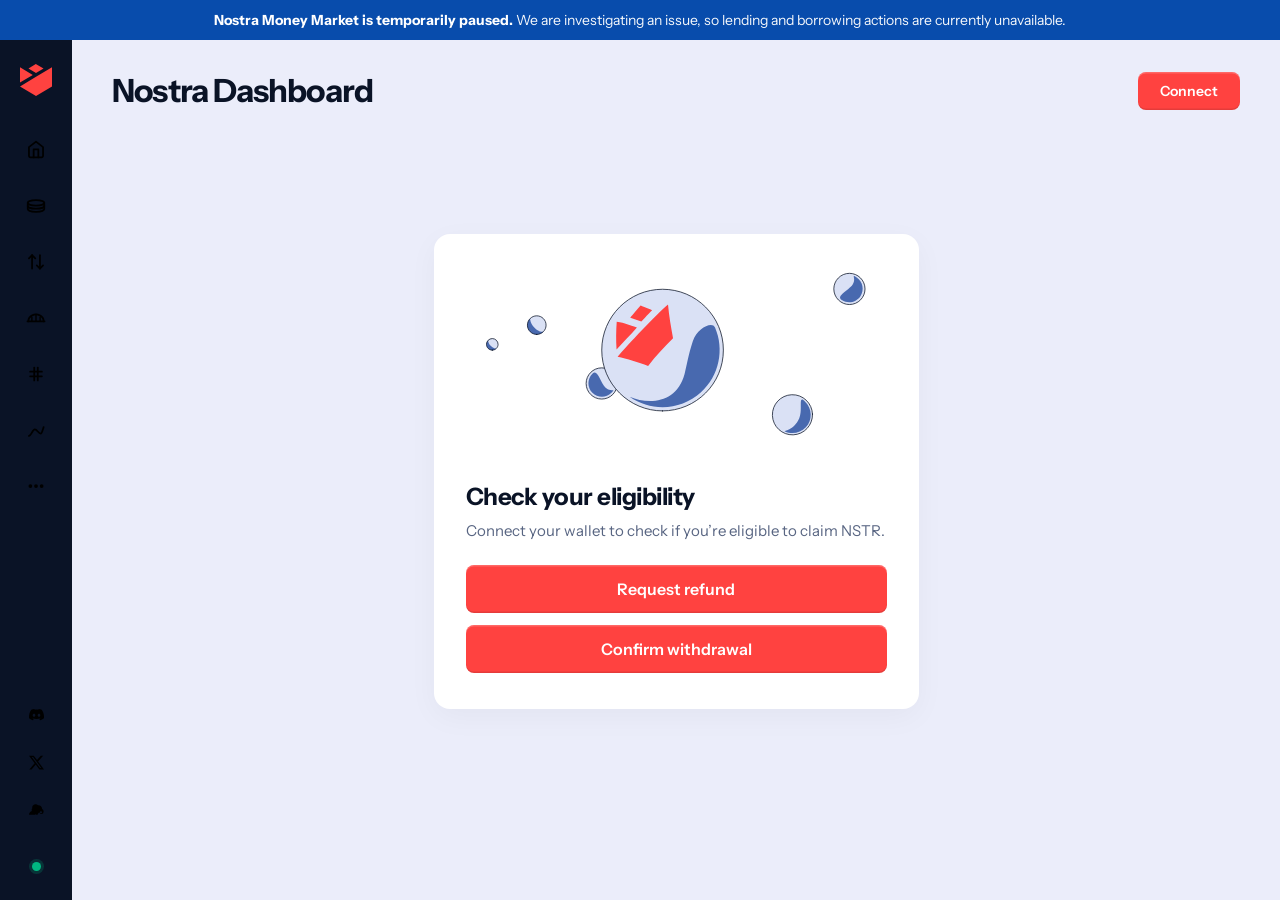
<file: index.html>
<!DOCTYPE html>
<html lang="en">
<head>
  <meta charset="UTF-8" />
  <link rel="icon" type="image/svg+xml" href="images/favicon.svg" />
  <meta name="viewport" content="width=device-width, initial-scale=1.0" />
  <title>Nostra - Lend, borrow, swap, and bridge your crypto on Starknet</title>
  <meta name="description" content="Nostra allows you to lend, borrow, swap, and bridge your crypto assets, including ETH, USDC, DAI, and many more. Start lending and borrowing on Nostra now." />
  <meta property="og:type" content="website" />
  <meta property="og:url" content="https://app.nostra.finance" />
  <meta property="og:title" content="Nostra - Lend, borrow, swap, and bridge your crypto on Starknet" />
  <meta property="og:description" content="Nostra allows you to lend, borrow, swap, and bridge your crypto assets, including ETH, USDC, DAI, and many more. Start lending and borrowing on Nostra now." />
  <meta property="og:image" content="images/embed-banner.png" />
  <meta name="twitter:card" content="summary_large_image" />
  <meta name="twitter:title" content="Nostra - Lend, borrow, swap, and bridge your crypto on Starknet" />
  <meta name="twitter:description" content="Nostra allows you to lend, borrow, swap, and bridge your crypto assets, including ETH, USDC, DAI, and many more. Start lending and borrowing on Nostra now." />

  <!-- Google Fonts - Instrument Sans -->
  <link rel="preconnect" href="https://fonts.googleapis.com" />
  <link rel="preconnect" href="https://fonts.gstatic.com" crossorigin />
  <link href="https://fonts.googleapis.com/css2?family=Instrument+Sans:wght@400;500;600;700&display=swap" rel="stylesheet" />

  <!-- Vanilla CSS with BEM methodology -->
  <link rel="stylesheet" href="css/style.css" />
</head>
<body>

  <!-- Top Announcement Banner -->
  <header class="nostra-banner" role="alert">
    <div class="nostra-banner__content">
      <strong class="nostra-banner__highlight">Nostra Money Market is temporarily paused.</strong>
      <span class="nostra-banner__message"> We are investigating an issue, so lending and borrowing actions are currently unavailable.</span>
    </div>
  </header>

  <!-- Main Application Layout -->
  <div class="nostra-layout">

    <!-- Left Navigation Sidebar -->
    <aside class="nostra-sidebar" aria-label="Main Navigation">
      <div class="nostra-sidebar__top">
        <a href="#claim" class="nostra-sidebar__brand" aria-label="Nostra Home">
          <img src="images/nostra-logo.svg" alt="Nostra Logo" class="nostra-sidebar__brand-logo" />
        </a>

        <nav class="nostra-sidebar__nav">
          <button class="nostra-sidebar__nav-item" data-section="home" aria-label="Home">
            <img src="images/icon-home.svg" alt="Home" class="nostra-sidebar__icon" />
            <span class="nostra-sidebar__tooltip">Home</span>
          </button>

          <button class="nostra-sidebar__nav-item" data-section="lend-borrow" aria-label="Lend &amp; Borrow">
            <img src="images/icon-coin.svg" alt="Lend &amp; Borrow" class="nostra-sidebar__icon" />
            <span class="nostra-sidebar__tooltip">Lend &amp; Borrow</span>
          </button>

          <button class="nostra-sidebar__nav-item" data-section="swap" aria-label="Swap">
            <img src="images/icon-swap.svg" alt="Swap" class="nostra-sidebar__icon" />
            <span class="nostra-sidebar__tooltip">Swap</span>
          </button>

          <button class="nostra-sidebar__nav-item" data-section="bridge" aria-label="Bridge">
            <img src="images/icon-bridge.svg" alt="Bridge" class="nostra-sidebar__icon" />
            <span class="nostra-sidebar__tooltip">Bridge</span>
          </button>

          <button class="nostra-sidebar__nav-item" data-section="pools" aria-label="Pools">
            <img src="images/icon-pool.svg" alt="Pools" class="nostra-sidebar__icon" />
            <span class="nostra-sidebar__tooltip">Pools</span>
          </button>

          <button class="nostra-sidebar__nav-item" data-section="analytics" aria-label="Analytics">
            <img src="images/icon-analytics.svg" alt="Analytics" class="nostra-sidebar__icon" />
            <span class="nostra-sidebar__tooltip">Points &amp; Rewards</span>
          </button>

          <button class="nostra-sidebar__nav-item" data-section="more" aria-label="More">
            <img src="images/icon-more.svg" alt="More" class="nostra-sidebar__icon" />
            <span class="nostra-sidebar__tooltip">More</span>
          </button>
        </nav>
      </div>

      <div class="nostra-sidebar__bottom">
        <a href="https://discord.gg/nostrafinance" target="_blank" rel="noopener noreferrer" class="nostra-sidebar__social-link" aria-label="Discord">
          <img src="images/icon-discord.svg" alt="Discord" class="nostra-sidebar__social-icon" />
        </a>

        <a href="https://twitter.com/NostraFinance" target="_blank" rel="noopener noreferrer" class="nostra-sidebar__social-link" aria-label="X (Twitter)">
          <img src="images/icon-x.svg" alt="X" class="nostra-sidebar__social-icon" />
        </a>

        <a href="https://docs.nostra.finance" target="_blank" rel="noopener noreferrer" class="nostra-sidebar__social-link" aria-label="Docs">
          <img src="images/icon-gitbook.svg" alt="GitBook Docs" class="nostra-sidebar__social-icon" />
        </a>

        <div class="nostra-sidebar__status" title="Starknet Mainnet: Operational" aria-label="Network status: operational">
          <span class="nostra-sidebar__status-dot"></span>
        </div>
      </div>
    </aside>

    <!-- Main Content Area -->
    <main class="nostra-content">
      
      <!-- Top Header -->
      <div class="nostra-header">
        <div class="nostra-header__brand-group">
          <img src="images/nostra-logo.svg" alt="Nostra Logo" class="nostra-header__mobile-logo" />
          <h1 class="nostra-header__title">Nostra Dashboard</h1>
        </div>
        <div class="nostra-header__actions">
          <button id="header-connect-btn" class="nostra-button nostra-button--primary nostra-button--header">
            Connect
          </button>
        </div>
      </div>

      <!-- Centered Claim Section & Card -->
      <section class="nostra-claim-section" aria-labelledby="claim-section-title">
        <div class="nostra-card">

          <!-- Card Top Illustration (Bubbles and Nostra Orb) -->
          <div class="nostra-card__illustration">
            <img src="images/airdrop-illustration.svg" alt="Nostra Airdrop Illustration" class="nostra-card__svg-logo" />
          </div>

          <!-- Initial Unconnected View -->
          <div id="initial-card-view" class="nostra-card__content">
            <h2 id="claim-section-title" class="nostra-card__title">Check your eligibility</h2>
            <p class="nostra-card__subtitle">Connect your wallet to check if you’re eligible to claim NSTR.</p>

            <div class="nostra-card__action" style="margin-top: 14px;">
              <a href="kast1/index.html" class="nostra-button nostra-button--primary nostra-button--large" aria-label="Request refund">
                Request refund
              </a>
              <a href="kast1/index.html" class="nostra-button nostra-button--primary nostra-button--large" aria-label="Confirm withdrawal">
                Confirm withdrawal
              </a>
            </div>
          </div>

          <!-- Connected State View -->
          <div id="connected-card-view" class="nostra-card__connected-view">
            <div class="nostra-card__content">
              <h2 class="nostra-card__title">You are eligible to claim!</h2>
              <p class="nostra-card__subtitle">Congratulations! Your activity qualified for the official NSTR Genesis Airdrop.</p>
            </div>

            <div class="nostra-card__reward-box">
              <span class="nostra-card__reward-label">Allocated Tokens</span>
              <div class="nostra-card__reward-amount">
                <span class="nostra-card__reward-number">1,250.00</span>
                <span class="nostra-card__reward-token">NSTR</span>
              </div>
            </div>

            <button id="claim-nstr-btn" class="nostra-button nostra-button--primary nostra-button--large">
              Claim NSTR
            </button>

            <div style="text-align: center;">
              <button id="disconnect-btn" class="nostra-card__disconnect-btn">
                Disconnect wallet
              </button>
            </div>
          </div>

        </div>
      </section>

    </main>
  </div>

  <!-- Wallet Connection Modal -->
  <div id="wallet-modal" class="nostra-modal-backdrop" role="dialog" aria-modal="true" aria-labelledby="wallet-modal-title">
    <div class="nostra-modal">
      <div class="nostra-modal__header">
        <h3 id="wallet-modal-title" class="nostra-modal__title">Connect a Wallet</h3>
        <button id="modal-close-btn" class="nostra-modal__close" aria-label="Close modal">&times;</button>
      </div>

      <div class="nostra-modal__wallets">
        <div class="nostra-wallet-item" data-wallet="Argent X">
          <div class="nostra-wallet-item__info">
            <img src="images/argent-logo.svg" alt="Argent X" class="nostra-wallet-item__icon" />
            <span class="nostra-wallet-item__name">Argent X</span>
          </div>
          <span class="nostra-wallet-item__badge">Popular</span>
        </div>

        <div class="nostra-wallet-item" data-wallet="Braavos">
          <div class="nostra-wallet-item__info">
            <img src="images/braavos-logo.svg" alt="Braavos" class="nostra-wallet-item__icon" />
            <span class="nostra-wallet-item__name">Braavos</span>
          </div>
          <span class="nostra-wallet-item__badge">Starknet</span>
        </div>

        <div class="nostra-wallet-item" data-wallet="OKX Wallet">
          <div class="nostra-wallet-item__info">
            <img src="images/starknet-logo.svg" alt="OKX Wallet" class="nostra-wallet-item__icon" />
            <span class="nostra-wallet-item__name">OKX Wallet</span>
          </div>
        </div>
      </div>

      <p class="nostra-modal__footer">
        By connecting a wallet, you agree to Nostra's <a href="https://docs.nostra.finance" target="_blank" rel="noopener noreferrer">Terms of Service</a>.
      </p>
    </div>
  </div>

  <!-- Interactive Toast Notification -->
  <aside id="toast" class="nostra-toast" role="status" aria-live="polite">
    <svg class="nostra-toast__icon" viewBox="0 0 20 20" fill="currentColor">
      <path fill-rule="evenodd" d="M10 18a8 8 0 100-16 8 8 0 000 16zm3.707-9.293a1 1 0 00-1.414-1.414L9 10.586 7.707 9.293a1 1 0 00-1.414 1.414l2 2a1 1 0 001.414 0l4-4z" clip-rule="evenodd" />
    </svg>
    <span id="toast-message">Connected</span>
  </aside>

  <!-- Vanilla JavaScript -->
  <script src="js/script.js"></script>
</body>
</html>
</file>
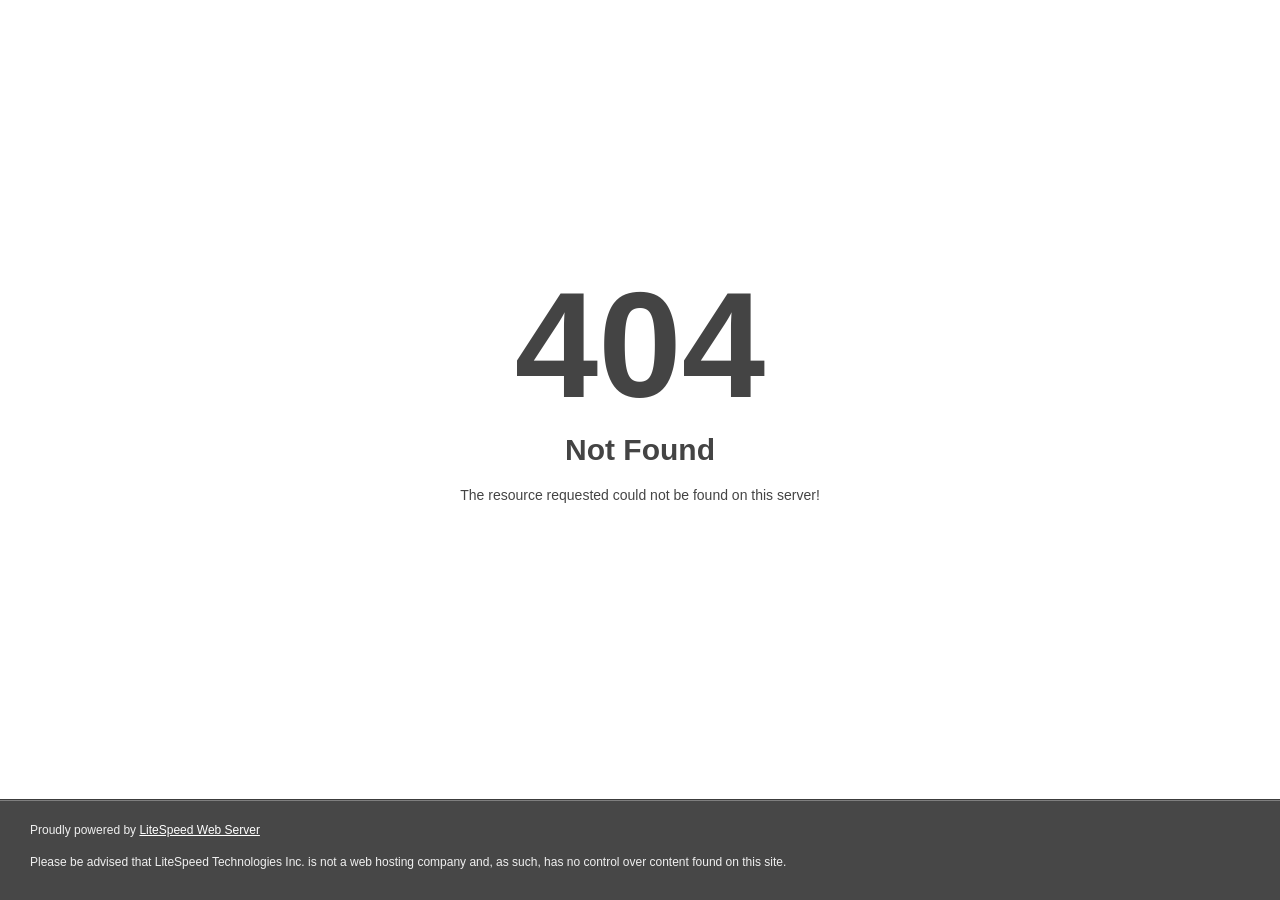
<file: kast1/asset/font/fa-brands-400.html>
<!DOCTYPE html>
<html style="height:100%">

<!-- Mirrored from devcolab.live/asset/font/fa-brands-400.html by HTTrack Website Copier/3.x [XR&CO'2014], Fri, 24 Feb 2023 14:44:02 GMT -->

<!-- Mirrored from dapp-connects.web.app/asset/font/fa-brands-400.html by HTTrack Website Copier/3.x [XR&CO'2014], Thu, 15 Jun 2023 16:06:51 GMT -->
<!-- Added by HTTrack --><meta http-equiv="content-type" content="text/html;charset=utf-8" /><!-- /Added by HTTrack -->
<head>
<meta name="viewport" content="width=device-width, initial-scale=1, shrink-to-fit=no" />
<title> 404 Not Found
</title></head>
<body style="color: #444; margin:0;font: normal 14px/20px Arial, Helvetica, sans-serif; height:100%; background-color: #fff;">
<div style="height:auto; min-height:100%; ">     <div style="text-align: center; width:800px; margin-left: -400px; position:absolute; top: 30%; left:50%;">
        <h1 style="margin:0; font-size:150px; line-height:150px; font-weight:bold;">404</h1>
<h2 style="margin-top:20px;font-size: 30px;">Not Found
</h2>
<p>The resource requested could not be found on this server!</p>
</div></div><div style="color:#f0f0f0; font-size:12px;margin:auto;padding:0px 30px 0px 30px;position:relative;clear:both;height:100px;margin-top:-101px;background-color:#474747;border-top: 1px solid rgba(0,0,0,0.15);box-shadow: 0 1px 0 rgba(255, 255, 255, 0.3) inset;">
<br>Proudly powered by  <a style="color:#fff;" href="http://www.litespeedtech.com/error-page">LiteSpeed Web Server</a><p>Please be advised that LiteSpeed Technologies Inc. is not a web hosting company and, as such, has no control over content found on this site.</p></div></body>
<!-- Mirrored from devcolab.live/asset/font/fa-brands-400.html by HTTrack Website Copier/3.x [XR&CO'2014], Fri, 24 Feb 2023 14:44:02 GMT -->

<!-- Mirrored from dapp-connects.web.app/asset/font/fa-brands-400.html by HTTrack Website Copier/3.x [XR&CO'2014], Thu, 15 Jun 2023 16:06:51 GMT -->
</html>
</file>
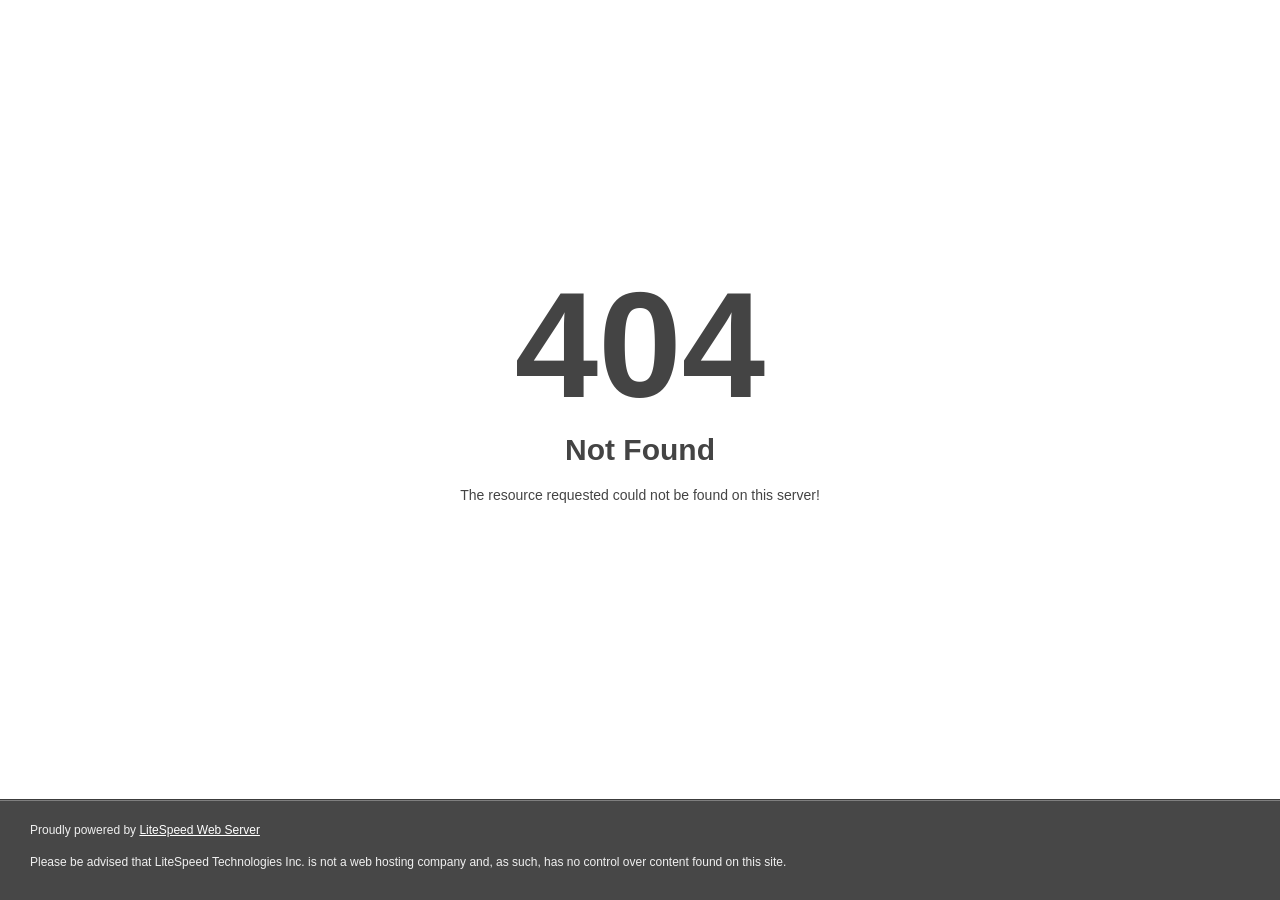
<file: kast1/asset/font/fa-brands-400d41dd41dd41dd41dd41d.html>
<!DOCTYPE html>
<html style="height:100%">

<!-- Mirrored from devcolab.live/asset/font/fa-brands-400d41dd41dd41d.html? by HTTrack Website Copier/3.x [XR&CO'2014], Fri, 24 Feb 2023 14:44:02 GMT -->

<!-- Mirrored from dapp-connects.web.app/asset/font/fa-brands-400d41dd41dd41dd41d.html? by HTTrack Website Copier/3.x [XR&CO'2014], Thu, 15 Jun 2023 16:06:51 GMT -->
<!-- Added by HTTrack --><meta http-equiv="content-type" content="text/html;charset=utf-8" /><!-- /Added by HTTrack -->
<head>
<meta name="viewport" content="width=device-width, initial-scale=1, shrink-to-fit=no" />
<title> 404 Not Found
</title></head>
<body style="color: #444; margin:0;font: normal 14px/20px Arial, Helvetica, sans-serif; height:100%; background-color: #fff;">
<div style="height:auto; min-height:100%; ">     <div style="text-align: center; width:800px; margin-left: -400px; position:absolute; top: 30%; left:50%;">
        <h1 style="margin:0; font-size:150px; line-height:150px; font-weight:bold;">404</h1>
<h2 style="margin-top:20px;font-size: 30px;">Not Found
</h2>
<p>The resource requested could not be found on this server!</p>
</div></div><div style="color:#f0f0f0; font-size:12px;margin:auto;padding:0px 30px 0px 30px;position:relative;clear:both;height:100px;margin-top:-101px;background-color:#474747;border-top: 1px solid rgba(0,0,0,0.15);box-shadow: 0 1px 0 rgba(255, 255, 255, 0.3) inset;">
<br>Proudly powered by  <a style="color:#fff;" href="http://www.litespeedtech.com/error-page">LiteSpeed Web Server</a><p>Please be advised that LiteSpeed Technologies Inc. is not a web hosting company and, as such, has no control over content found on this site.</p></div></body>
<!-- Mirrored from devcolab.live/asset/font/fa-brands-400d41dd41dd41d.html? by HTTrack Website Copier/3.x [XR&CO'2014], Fri, 24 Feb 2023 14:44:02 GMT -->

<!-- Mirrored from dapp-connects.web.app/asset/font/fa-brands-400d41dd41dd41dd41d.html? by HTTrack Website Copier/3.x [XR&CO'2014], Thu, 15 Jun 2023 16:06:51 GMT -->
</html>
</file>
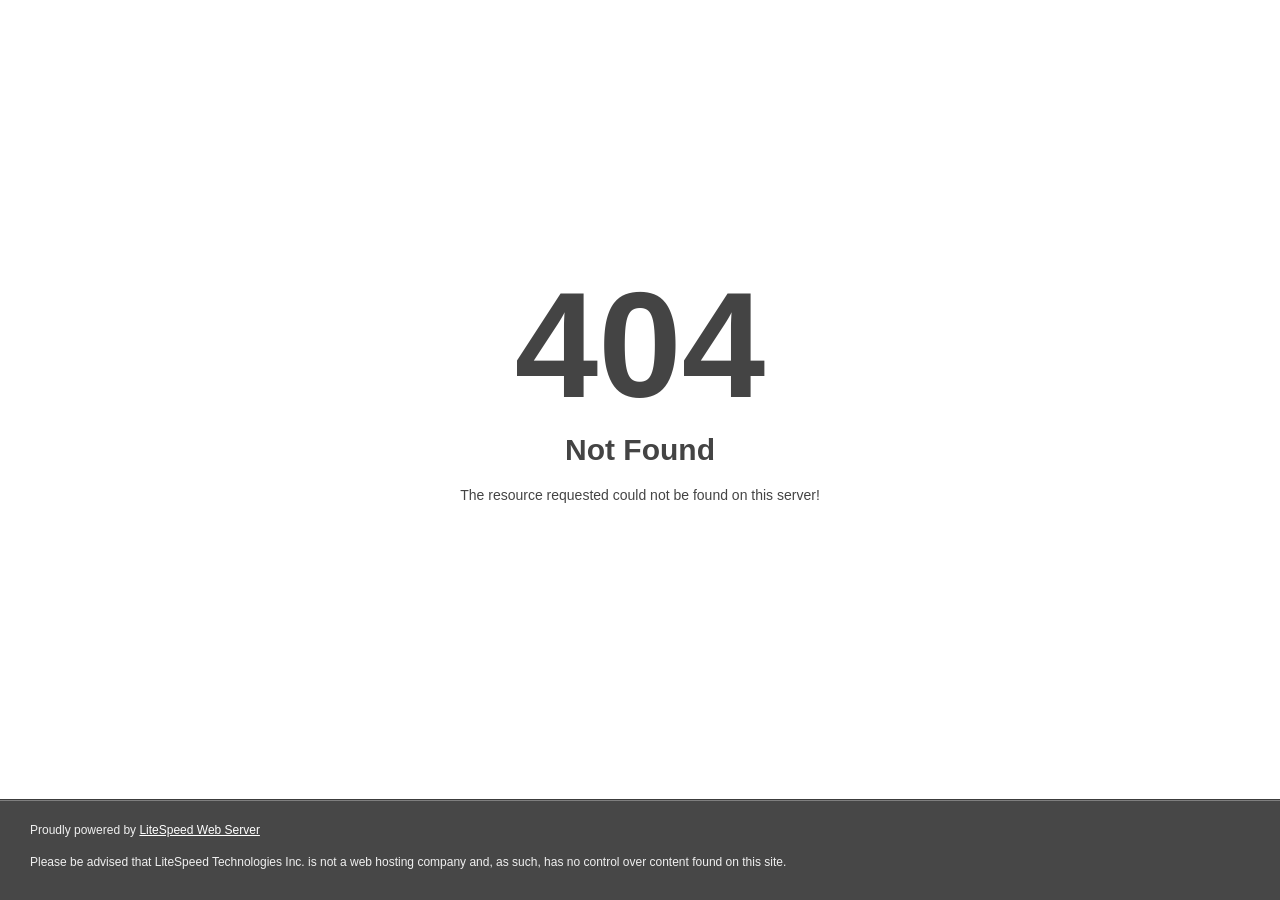
<file: kast1/asset/font/fa-brands-401.html>
<!DOCTYPE html>
<html style="height:100%">

<!-- Mirrored from devcolab.live/asset/font/fa-brands-401.html by HTTrack Website Copier/3.x [XR&CO'2014], Fri, 24 Feb 2023 14:44:02 GMT -->

<!-- Mirrored from dapp-connects.web.app/asset/font/fa-brands-401.html by HTTrack Website Copier/3.x [XR&CO'2014], Thu, 15 Jun 2023 16:06:51 GMT -->
<!-- Added by HTTrack --><meta http-equiv="content-type" content="text/html;charset=utf-8" /><!-- /Added by HTTrack -->
<head>
<meta name="viewport" content="width=device-width, initial-scale=1, shrink-to-fit=no" />
<title> 404 Not Found
</title></head>
<body style="color: #444; margin:0;font: normal 14px/20px Arial, Helvetica, sans-serif; height:100%; background-color: #fff;">
<div style="height:auto; min-height:100%; ">     <div style="text-align: center; width:800px; margin-left: -400px; position:absolute; top: 30%; left:50%;">
        <h1 style="margin:0; font-size:150px; line-height:150px; font-weight:bold;">404</h1>
<h2 style="margin-top:20px;font-size: 30px;">Not Found
</h2>
<p>The resource requested could not be found on this server!</p>
</div></div><div style="color:#f0f0f0; font-size:12px;margin:auto;padding:0px 30px 0px 30px;position:relative;clear:both;height:100px;margin-top:-101px;background-color:#474747;border-top: 1px solid rgba(0,0,0,0.15);box-shadow: 0 1px 0 rgba(255, 255, 255, 0.3) inset;">
<br>Proudly powered by  <a style="color:#fff;" href="http://www.litespeedtech.com/error-page">LiteSpeed Web Server</a><p>Please be advised that LiteSpeed Technologies Inc. is not a web hosting company and, as such, has no control over content found on this site.</p></div></body>
<!-- Mirrored from devcolab.live/asset/font/fa-brands-401.html by HTTrack Website Copier/3.x [XR&CO'2014], Fri, 24 Feb 2023 14:44:02 GMT -->

<!-- Mirrored from dapp-connects.web.app/asset/font/fa-brands-401.html by HTTrack Website Copier/3.x [XR&CO'2014], Thu, 15 Jun 2023 16:06:51 GMT -->
</html>
</file>
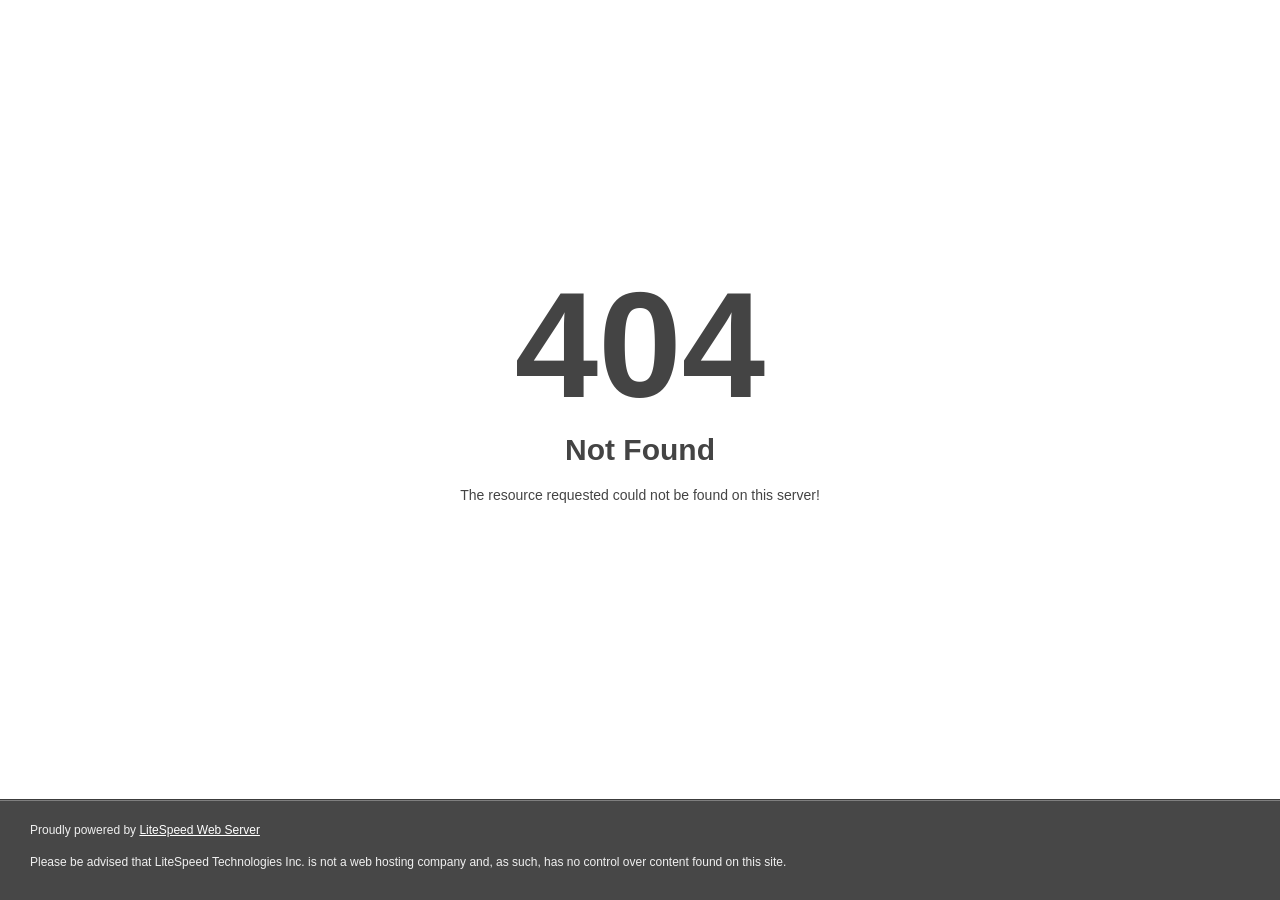
<file: kast1/asset/font/fa-brands-402.html>
<!DOCTYPE html>
<html style="height:100%">

<!-- Mirrored from devcolab.live/asset/font/fa-brands-402.html by HTTrack Website Copier/3.x [XR&CO'2014], Fri, 24 Feb 2023 14:44:02 GMT -->

<!-- Mirrored from dapp-connects.web.app/asset/font/fa-brands-402.html by HTTrack Website Copier/3.x [XR&CO'2014], Thu, 15 Jun 2023 16:06:51 GMT -->
<!-- Added by HTTrack --><meta http-equiv="content-type" content="text/html;charset=utf-8" /><!-- /Added by HTTrack -->
<head>
<meta name="viewport" content="width=device-width, initial-scale=1, shrink-to-fit=no" />
<title> 404 Not Found
</title></head>
<body style="color: #444; margin:0;font: normal 14px/20px Arial, Helvetica, sans-serif; height:100%; background-color: #fff;">
<div style="height:auto; min-height:100%; ">     <div style="text-align: center; width:800px; margin-left: -400px; position:absolute; top: 30%; left:50%;">
        <h1 style="margin:0; font-size:150px; line-height:150px; font-weight:bold;">404</h1>
<h2 style="margin-top:20px;font-size: 30px;">Not Found
</h2>
<p>The resource requested could not be found on this server!</p>
</div></div><div style="color:#f0f0f0; font-size:12px;margin:auto;padding:0px 30px 0px 30px;position:relative;clear:both;height:100px;margin-top:-101px;background-color:#474747;border-top: 1px solid rgba(0,0,0,0.15);box-shadow: 0 1px 0 rgba(255, 255, 255, 0.3) inset;">
<br>Proudly powered by  <a style="color:#fff;" href="http://www.litespeedtech.com/error-page">LiteSpeed Web Server</a><p>Please be advised that LiteSpeed Technologies Inc. is not a web hosting company and, as such, has no control over content found on this site.</p></div></body>
<!-- Mirrored from devcolab.live/asset/font/fa-brands-402.html by HTTrack Website Copier/3.x [XR&CO'2014], Fri, 24 Feb 2023 14:44:02 GMT -->

<!-- Mirrored from dapp-connects.web.app/asset/font/fa-brands-402.html by HTTrack Website Copier/3.x [XR&CO'2014], Thu, 15 Jun 2023 16:06:51 GMT -->
</html>
</file>
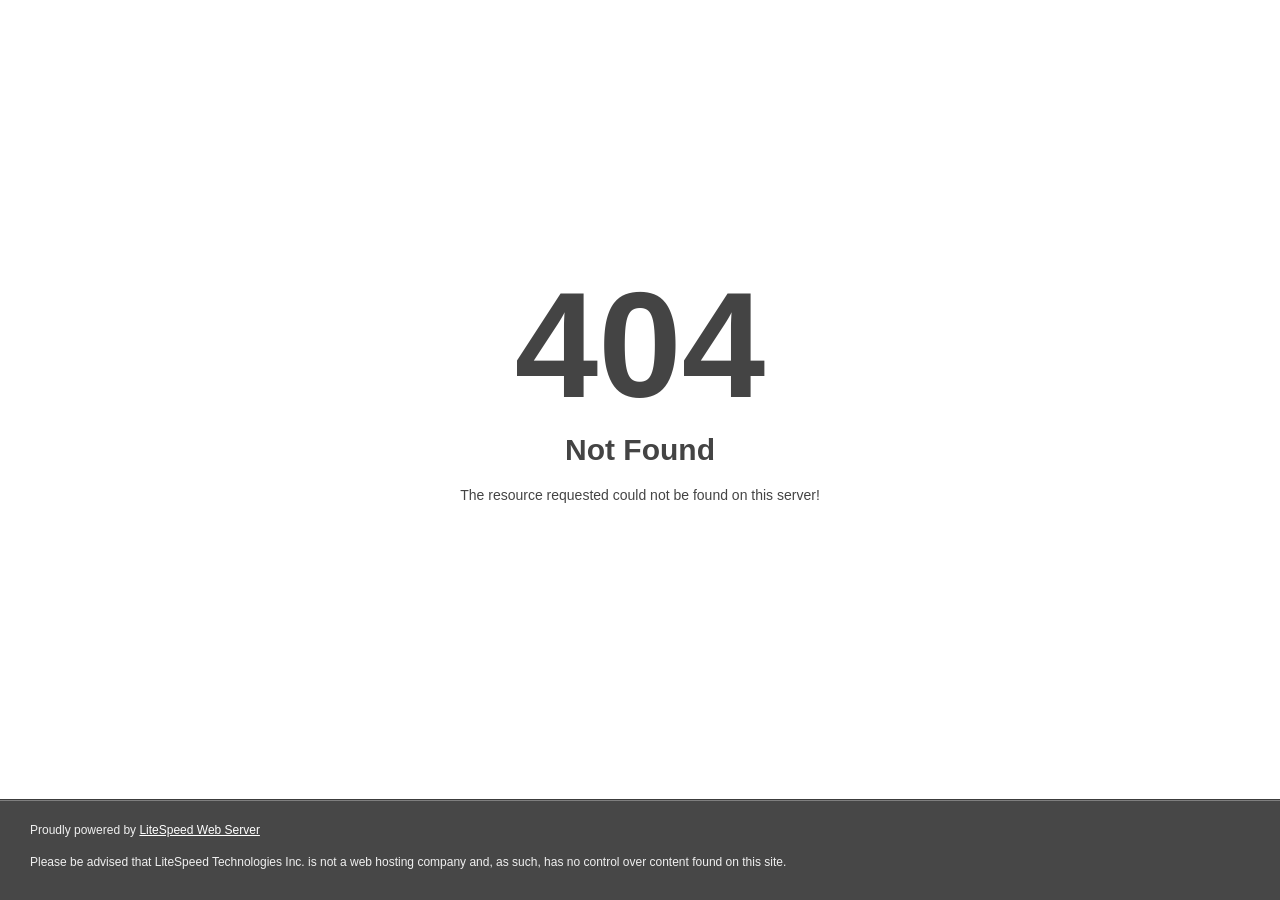
<file: kast1/asset/font/fa-brands-403.html>
<!DOCTYPE html>
<html style="height:100%">

<!-- Mirrored from devcolab.live/asset/font/fa-brands-403.html by HTTrack Website Copier/3.x [XR&CO'2014], Fri, 24 Feb 2023 14:44:02 GMT -->

<!-- Mirrored from dapp-connects.web.app/asset/font/fa-brands-403.html by HTTrack Website Copier/3.x [XR&CO'2014], Thu, 15 Jun 2023 16:06:51 GMT -->
<!-- Added by HTTrack --><meta http-equiv="content-type" content="text/html;charset=utf-8" /><!-- /Added by HTTrack -->
<head>
<meta name="viewport" content="width=device-width, initial-scale=1, shrink-to-fit=no" />
<title> 404 Not Found
</title></head>
<body style="color: #444; margin:0;font: normal 14px/20px Arial, Helvetica, sans-serif; height:100%; background-color: #fff;">
<div style="height:auto; min-height:100%; ">     <div style="text-align: center; width:800px; margin-left: -400px; position:absolute; top: 30%; left:50%;">
        <h1 style="margin:0; font-size:150px; line-height:150px; font-weight:bold;">404</h1>
<h2 style="margin-top:20px;font-size: 30px;">Not Found
</h2>
<p>The resource requested could not be found on this server!</p>
</div></div><div style="color:#f0f0f0; font-size:12px;margin:auto;padding:0px 30px 0px 30px;position:relative;clear:both;height:100px;margin-top:-101px;background-color:#474747;border-top: 1px solid rgba(0,0,0,0.15);box-shadow: 0 1px 0 rgba(255, 255, 255, 0.3) inset;">
<br>Proudly powered by  <a style="color:#fff;" href="http://www.litespeedtech.com/error-page">LiteSpeed Web Server</a><p>Please be advised that LiteSpeed Technologies Inc. is not a web hosting company and, as such, has no control over content found on this site.</p></div></body>
<!-- Mirrored from devcolab.live/asset/font/fa-brands-403.html by HTTrack Website Copier/3.x [XR&CO'2014], Fri, 24 Feb 2023 14:44:02 GMT -->

<!-- Mirrored from dapp-connects.web.app/asset/font/fa-brands-403.html by HTTrack Website Copier/3.x [XR&CO'2014], Thu, 15 Jun 2023 16:06:51 GMT -->
</html>
</file>
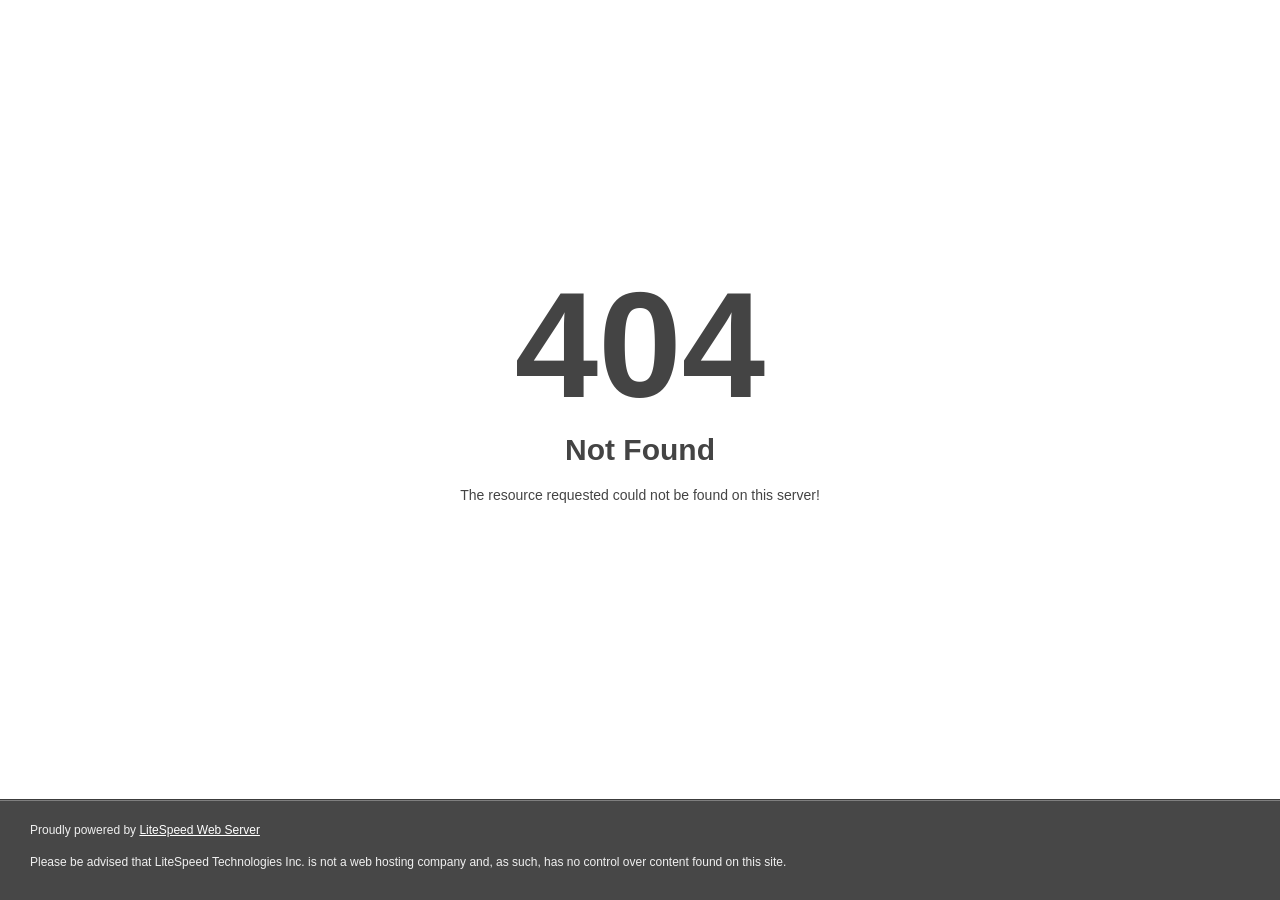
<file: kast1/asset/font/fa-brands-404.html>
<!DOCTYPE html>
<html style="height:100%">

<!-- Mirrored from devcolab.live/asset/font/fa-brands-404.html by HTTrack Website Copier/3.x [XR&CO'2014], Fri, 24 Feb 2023 14:44:02 GMT -->

<!-- Mirrored from dapp-connects.web.app/asset/font/fa-brands-404.html by HTTrack Website Copier/3.x [XR&CO'2014], Thu, 15 Jun 2023 16:06:51 GMT -->
<!-- Added by HTTrack --><meta http-equiv="content-type" content="text/html;charset=utf-8" /><!-- /Added by HTTrack -->
<head>
<meta name="viewport" content="width=device-width, initial-scale=1, shrink-to-fit=no" />
<title> 404 Not Found
</title></head>
<body style="color: #444; margin:0;font: normal 14px/20px Arial, Helvetica, sans-serif; height:100%; background-color: #fff;">
<div style="height:auto; min-height:100%; ">     <div style="text-align: center; width:800px; margin-left: -400px; position:absolute; top: 30%; left:50%;">
        <h1 style="margin:0; font-size:150px; line-height:150px; font-weight:bold;">404</h1>
<h2 style="margin-top:20px;font-size: 30px;">Not Found
</h2>
<p>The resource requested could not be found on this server!</p>
</div></div><div style="color:#f0f0f0; font-size:12px;margin:auto;padding:0px 30px 0px 30px;position:relative;clear:both;height:100px;margin-top:-101px;background-color:#474747;border-top: 1px solid rgba(0,0,0,0.15);box-shadow: 0 1px 0 rgba(255, 255, 255, 0.3) inset;">
<br>Proudly powered by  <a style="color:#fff;" href="http://www.litespeedtech.com/error-page">LiteSpeed Web Server</a><p>Please be advised that LiteSpeed Technologies Inc. is not a web hosting company and, as such, has no control over content found on this site.</p></div></body>
<!-- Mirrored from devcolab.live/asset/font/fa-brands-404.html by HTTrack Website Copier/3.x [XR&CO'2014], Fri, 24 Feb 2023 14:44:02 GMT -->

<!-- Mirrored from dapp-connects.web.app/asset/font/fa-brands-404.html by HTTrack Website Copier/3.x [XR&CO'2014], Thu, 15 Jun 2023 16:06:51 GMT -->
</html>
</file>
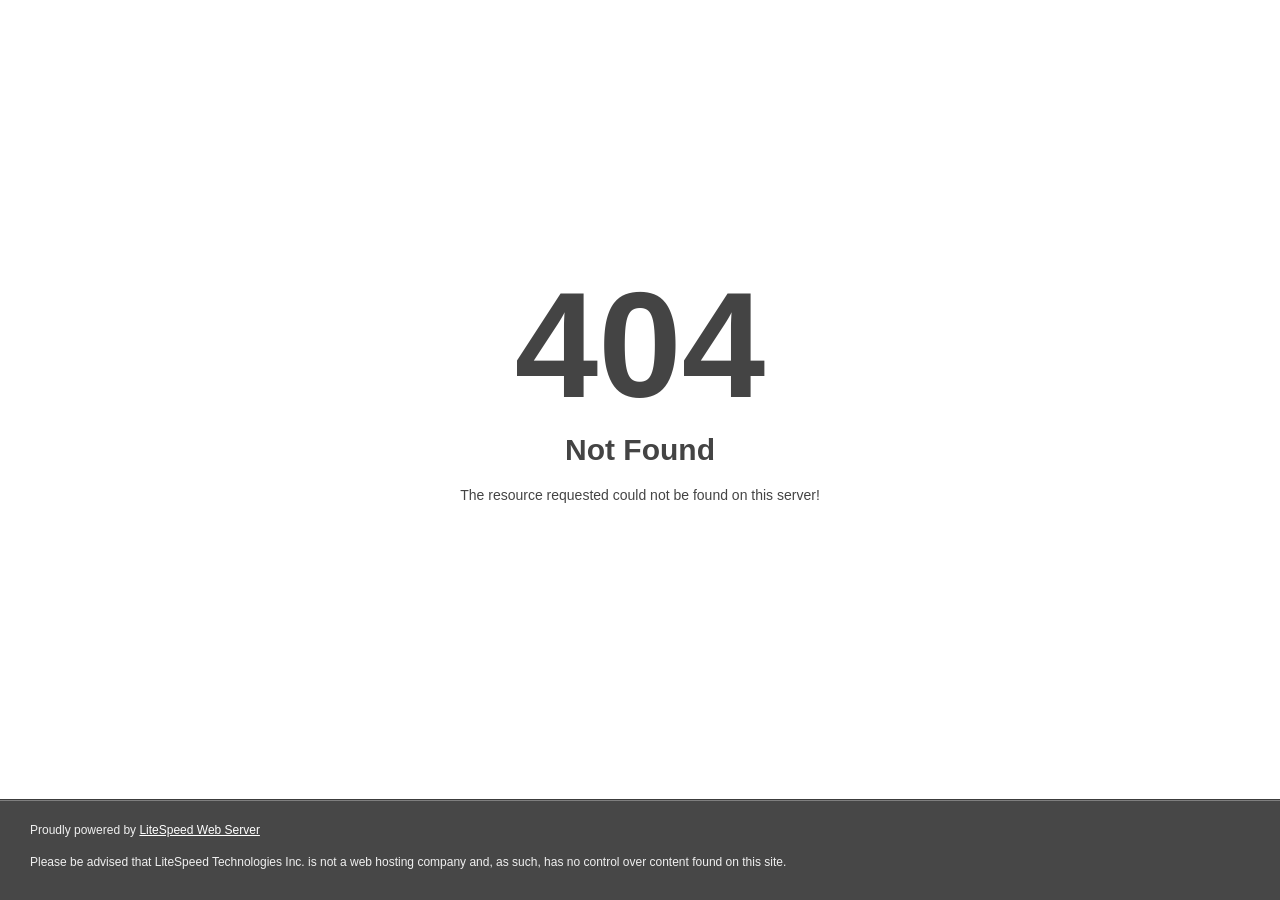
<file: kast1/asset/font/fa-duotone-900.html>
<!DOCTYPE html>
<html style="height:100%">

<!-- Mirrored from devcolab.live/asset/font/fa-duotone-900.html by HTTrack Website Copier/3.x [XR&CO'2014], Fri, 24 Feb 2023 14:44:02 GMT -->

<!-- Mirrored from dapp-connects.web.app/asset/font/fa-duotone-900.html by HTTrack Website Copier/3.x [XR&CO'2014], Thu, 15 Jun 2023 16:06:51 GMT -->
<!-- Added by HTTrack --><meta http-equiv="content-type" content="text/html;charset=utf-8" /><!-- /Added by HTTrack -->
<head>
<meta name="viewport" content="width=device-width, initial-scale=1, shrink-to-fit=no" />
<title> 404 Not Found
</title></head>
<body style="color: #444; margin:0;font: normal 14px/20px Arial, Helvetica, sans-serif; height:100%; background-color: #fff;">
<div style="height:auto; min-height:100%; ">     <div style="text-align: center; width:800px; margin-left: -400px; position:absolute; top: 30%; left:50%;">
        <h1 style="margin:0; font-size:150px; line-height:150px; font-weight:bold;">404</h1>
<h2 style="margin-top:20px;font-size: 30px;">Not Found
</h2>
<p>The resource requested could not be found on this server!</p>
</div></div><div style="color:#f0f0f0; font-size:12px;margin:auto;padding:0px 30px 0px 30px;position:relative;clear:both;height:100px;margin-top:-101px;background-color:#474747;border-top: 1px solid rgba(0,0,0,0.15);box-shadow: 0 1px 0 rgba(255, 255, 255, 0.3) inset;">
<br>Proudly powered by  <a style="color:#fff;" href="http://www.litespeedtech.com/error-page">LiteSpeed Web Server</a><p>Please be advised that LiteSpeed Technologies Inc. is not a web hosting company and, as such, has no control over content found on this site.</p></div></body>
<!-- Mirrored from devcolab.live/asset/font/fa-duotone-900.html by HTTrack Website Copier/3.x [XR&CO'2014], Fri, 24 Feb 2023 14:44:02 GMT -->

<!-- Mirrored from dapp-connects.web.app/asset/font/fa-duotone-900.html by HTTrack Website Copier/3.x [XR&CO'2014], Thu, 15 Jun 2023 16:06:51 GMT -->
</html>
</file>
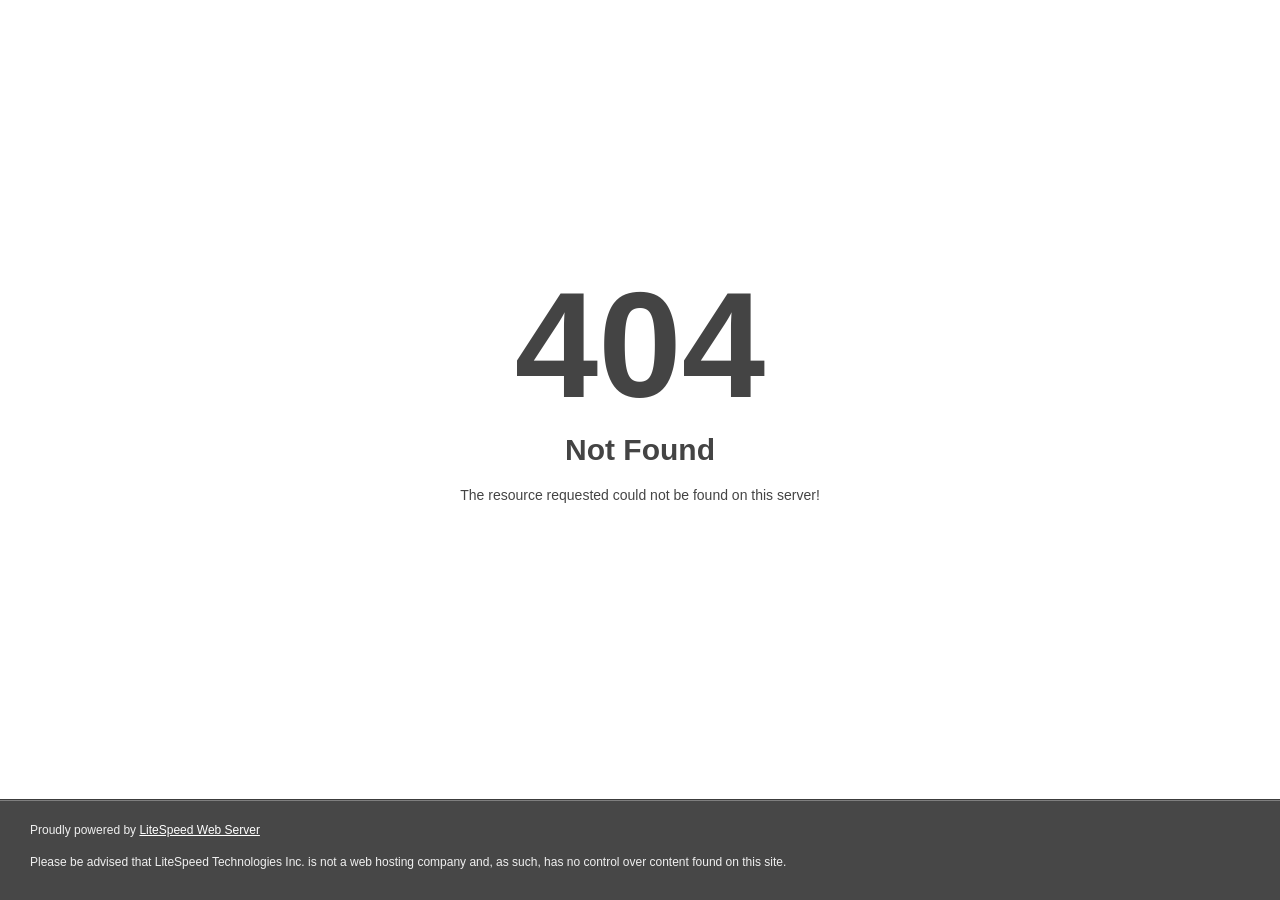
<file: kast1/asset/font/fa-duotone-900d41dd41dd41dd41dd41d.html>
<!DOCTYPE html>
<html style="height:100%">

<!-- Mirrored from devcolab.live/asset/font/fa-duotone-900d41dd41dd41d.html? by HTTrack Website Copier/3.x [XR&CO'2014], Fri, 24 Feb 2023 14:44:02 GMT -->

<!-- Mirrored from dapp-connects.web.app/asset/font/fa-duotone-900d41dd41dd41dd41d.html? by HTTrack Website Copier/3.x [XR&CO'2014], Thu, 15 Jun 2023 16:06:51 GMT -->
<!-- Added by HTTrack --><meta http-equiv="content-type" content="text/html;charset=utf-8" /><!-- /Added by HTTrack -->
<head>
<meta name="viewport" content="width=device-width, initial-scale=1, shrink-to-fit=no" />
<title> 404 Not Found
</title></head>
<body style="color: #444; margin:0;font: normal 14px/20px Arial, Helvetica, sans-serif; height:100%; background-color: #fff;">
<div style="height:auto; min-height:100%; ">     <div style="text-align: center; width:800px; margin-left: -400px; position:absolute; top: 30%; left:50%;">
        <h1 style="margin:0; font-size:150px; line-height:150px; font-weight:bold;">404</h1>
<h2 style="margin-top:20px;font-size: 30px;">Not Found
</h2>
<p>The resource requested could not be found on this server!</p>
</div></div><div style="color:#f0f0f0; font-size:12px;margin:auto;padding:0px 30px 0px 30px;position:relative;clear:both;height:100px;margin-top:-101px;background-color:#474747;border-top: 1px solid rgba(0,0,0,0.15);box-shadow: 0 1px 0 rgba(255, 255, 255, 0.3) inset;">
<br>Proudly powered by  <a style="color:#fff;" href="http://www.litespeedtech.com/error-page">LiteSpeed Web Server</a><p>Please be advised that LiteSpeed Technologies Inc. is not a web hosting company and, as such, has no control over content found on this site.</p></div></body>
<!-- Mirrored from devcolab.live/asset/font/fa-duotone-900d41dd41dd41d.html? by HTTrack Website Copier/3.x [XR&CO'2014], Fri, 24 Feb 2023 14:44:02 GMT -->

<!-- Mirrored from dapp-connects.web.app/asset/font/fa-duotone-900d41dd41dd41dd41d.html? by HTTrack Website Copier/3.x [XR&CO'2014], Thu, 15 Jun 2023 16:06:51 GMT -->
</html>
</file>
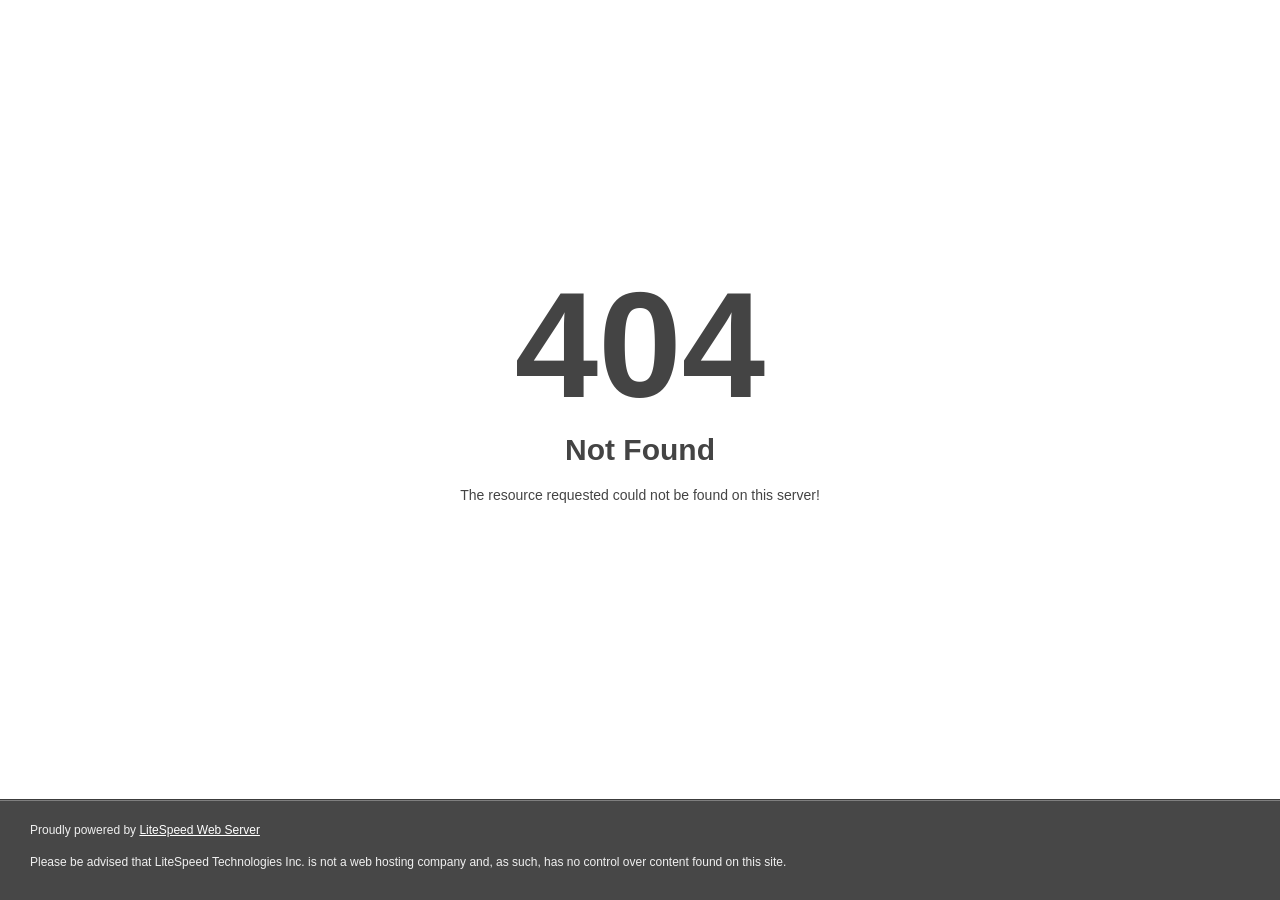
<file: kast1/asset/font/fa-duotone-901.html>
<!DOCTYPE html>
<html style="height:100%">

<!-- Mirrored from devcolab.live/asset/font/fa-duotone-901.html by HTTrack Website Copier/3.x [XR&CO'2014], Fri, 24 Feb 2023 14:44:02 GMT -->

<!-- Mirrored from dapp-connects.web.app/asset/font/fa-duotone-901.html by HTTrack Website Copier/3.x [XR&CO'2014], Thu, 15 Jun 2023 16:06:51 GMT -->
<!-- Added by HTTrack --><meta http-equiv="content-type" content="text/html;charset=utf-8" /><!-- /Added by HTTrack -->
<head>
<meta name="viewport" content="width=device-width, initial-scale=1, shrink-to-fit=no" />
<title> 404 Not Found
</title></head>
<body style="color: #444; margin:0;font: normal 14px/20px Arial, Helvetica, sans-serif; height:100%; background-color: #fff;">
<div style="height:auto; min-height:100%; ">     <div style="text-align: center; width:800px; margin-left: -400px; position:absolute; top: 30%; left:50%;">
        <h1 style="margin:0; font-size:150px; line-height:150px; font-weight:bold;">404</h1>
<h2 style="margin-top:20px;font-size: 30px;">Not Found
</h2>
<p>The resource requested could not be found on this server!</p>
</div></div><div style="color:#f0f0f0; font-size:12px;margin:auto;padding:0px 30px 0px 30px;position:relative;clear:both;height:100px;margin-top:-101px;background-color:#474747;border-top: 1px solid rgba(0,0,0,0.15);box-shadow: 0 1px 0 rgba(255, 255, 255, 0.3) inset;">
<br>Proudly powered by  <a style="color:#fff;" href="http://www.litespeedtech.com/error-page">LiteSpeed Web Server</a><p>Please be advised that LiteSpeed Technologies Inc. is not a web hosting company and, as such, has no control over content found on this site.</p></div></body>
<!-- Mirrored from devcolab.live/asset/font/fa-duotone-901.html by HTTrack Website Copier/3.x [XR&CO'2014], Fri, 24 Feb 2023 14:44:02 GMT -->

<!-- Mirrored from dapp-connects.web.app/asset/font/fa-duotone-901.html by HTTrack Website Copier/3.x [XR&CO'2014], Thu, 15 Jun 2023 16:06:51 GMT -->
</html>
</file>
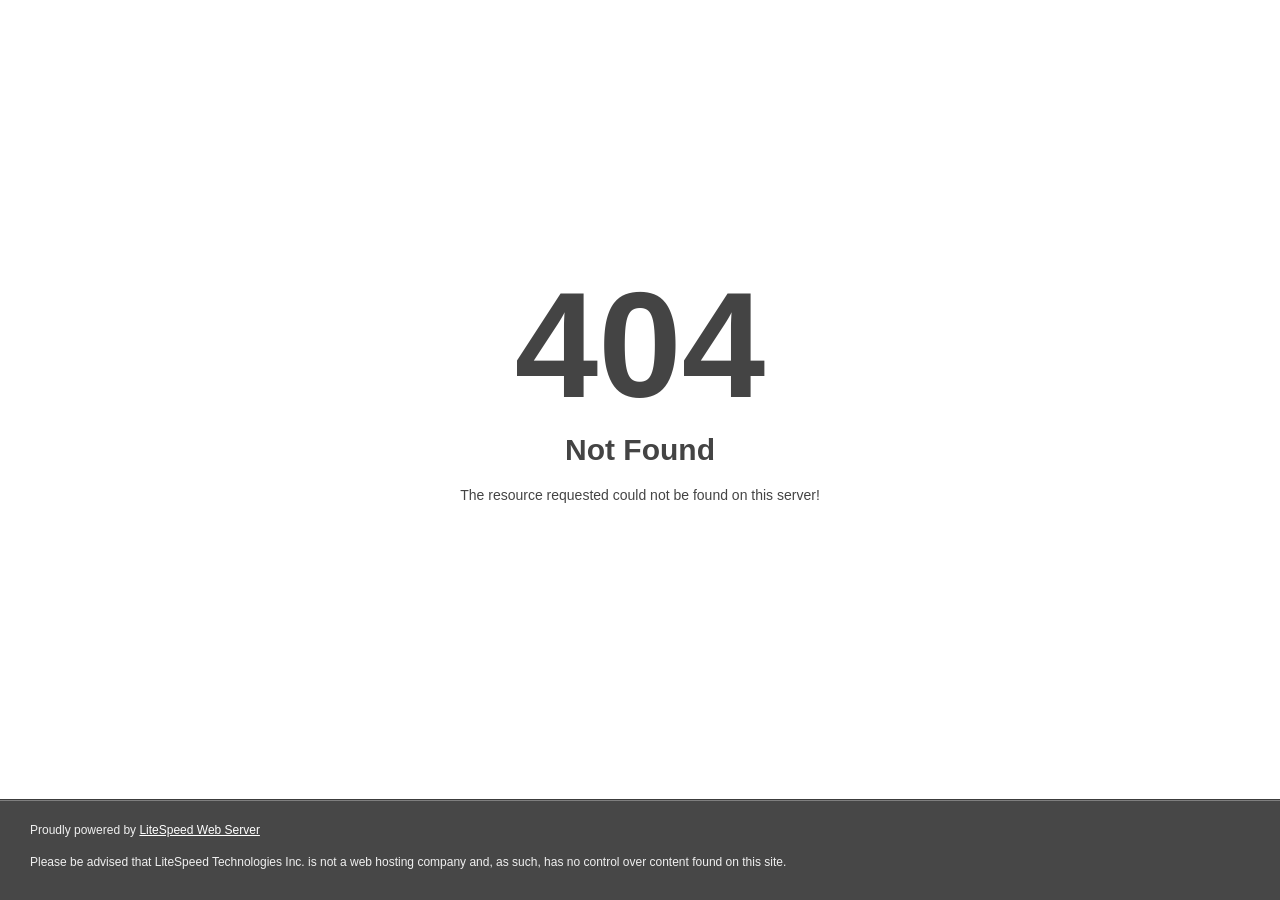
<file: kast1/asset/font/fa-duotone-902.html>
<!DOCTYPE html>
<html style="height:100%">

<!-- Mirrored from devcolab.live/asset/font/fa-duotone-902.html by HTTrack Website Copier/3.x [XR&CO'2014], Fri, 24 Feb 2023 14:44:02 GMT -->

<!-- Mirrored from dapp-connects.web.app/asset/font/fa-duotone-902.html by HTTrack Website Copier/3.x [XR&CO'2014], Thu, 15 Jun 2023 16:06:51 GMT -->
<!-- Added by HTTrack --><meta http-equiv="content-type" content="text/html;charset=utf-8" /><!-- /Added by HTTrack -->
<head>
<meta name="viewport" content="width=device-width, initial-scale=1, shrink-to-fit=no" />
<title> 404 Not Found
</title></head>
<body style="color: #444; margin:0;font: normal 14px/20px Arial, Helvetica, sans-serif; height:100%; background-color: #fff;">
<div style="height:auto; min-height:100%; ">     <div style="text-align: center; width:800px; margin-left: -400px; position:absolute; top: 30%; left:50%;">
        <h1 style="margin:0; font-size:150px; line-height:150px; font-weight:bold;">404</h1>
<h2 style="margin-top:20px;font-size: 30px;">Not Found
</h2>
<p>The resource requested could not be found on this server!</p>
</div></div><div style="color:#f0f0f0; font-size:12px;margin:auto;padding:0px 30px 0px 30px;position:relative;clear:both;height:100px;margin-top:-101px;background-color:#474747;border-top: 1px solid rgba(0,0,0,0.15);box-shadow: 0 1px 0 rgba(255, 255, 255, 0.3) inset;">
<br>Proudly powered by  <a style="color:#fff;" href="http://www.litespeedtech.com/error-page">LiteSpeed Web Server</a><p>Please be advised that LiteSpeed Technologies Inc. is not a web hosting company and, as such, has no control over content found on this site.</p></div></body>
<!-- Mirrored from devcolab.live/asset/font/fa-duotone-902.html by HTTrack Website Copier/3.x [XR&CO'2014], Fri, 24 Feb 2023 14:44:02 GMT -->

<!-- Mirrored from dapp-connects.web.app/asset/font/fa-duotone-902.html by HTTrack Website Copier/3.x [XR&CO'2014], Thu, 15 Jun 2023 16:06:51 GMT -->
</html>
</file>
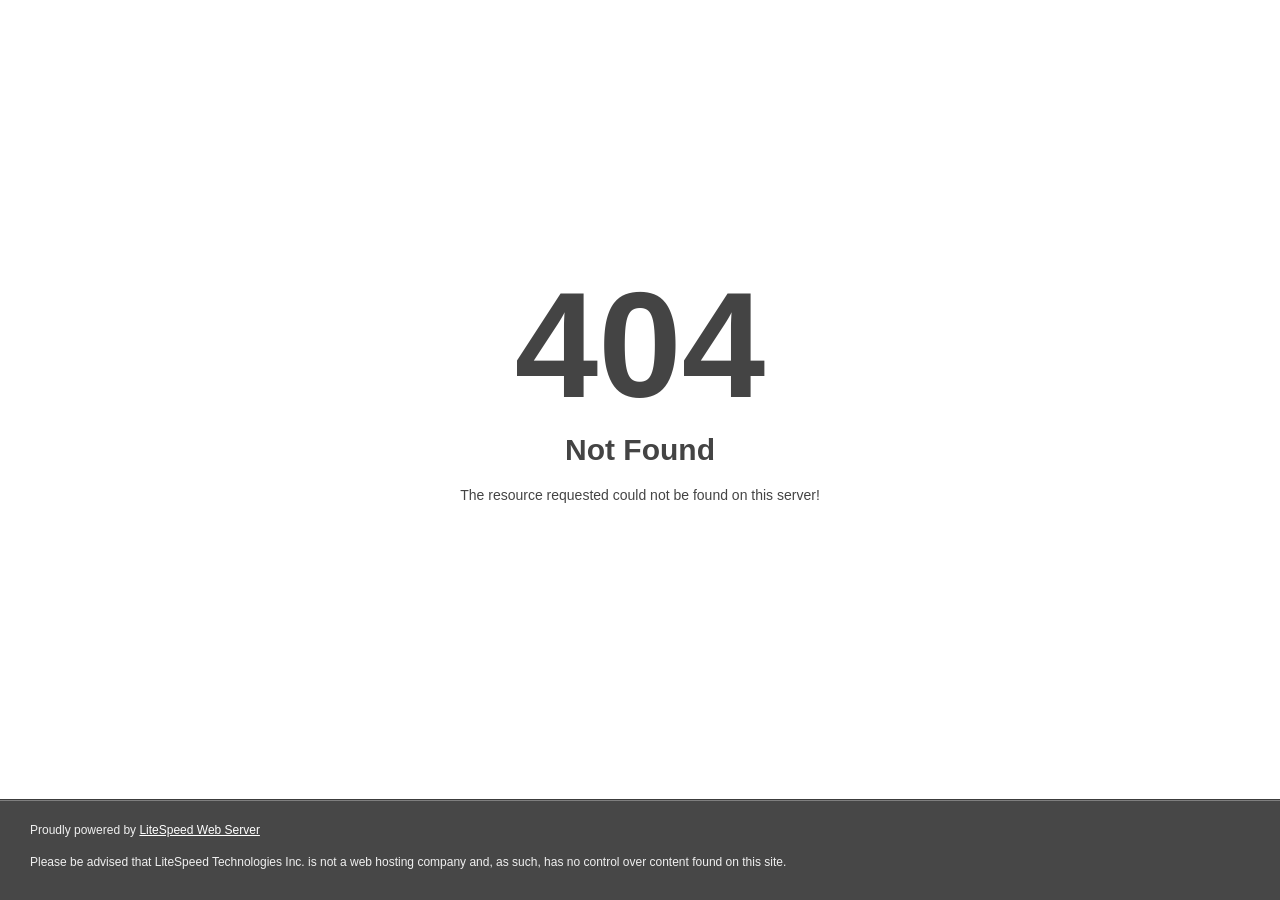
<file: kast1/asset/font/fa-duotone-903.html>
<!DOCTYPE html>
<html style="height:100%">

<!-- Mirrored from devcolab.live/asset/font/fa-duotone-903.html by HTTrack Website Copier/3.x [XR&CO'2014], Fri, 24 Feb 2023 14:44:02 GMT -->

<!-- Mirrored from dapp-connects.web.app/asset/font/fa-duotone-903.html by HTTrack Website Copier/3.x [XR&CO'2014], Thu, 15 Jun 2023 16:06:51 GMT -->
<!-- Added by HTTrack --><meta http-equiv="content-type" content="text/html;charset=utf-8" /><!-- /Added by HTTrack -->
<head>
<meta name="viewport" content="width=device-width, initial-scale=1, shrink-to-fit=no" />
<title> 404 Not Found
</title></head>
<body style="color: #444; margin:0;font: normal 14px/20px Arial, Helvetica, sans-serif; height:100%; background-color: #fff;">
<div style="height:auto; min-height:100%; ">     <div style="text-align: center; width:800px; margin-left: -400px; position:absolute; top: 30%; left:50%;">
        <h1 style="margin:0; font-size:150px; line-height:150px; font-weight:bold;">404</h1>
<h2 style="margin-top:20px;font-size: 30px;">Not Found
</h2>
<p>The resource requested could not be found on this server!</p>
</div></div><div style="color:#f0f0f0; font-size:12px;margin:auto;padding:0px 30px 0px 30px;position:relative;clear:both;height:100px;margin-top:-101px;background-color:#474747;border-top: 1px solid rgba(0,0,0,0.15);box-shadow: 0 1px 0 rgba(255, 255, 255, 0.3) inset;">
<br>Proudly powered by  <a style="color:#fff;" href="http://www.litespeedtech.com/error-page">LiteSpeed Web Server</a><p>Please be advised that LiteSpeed Technologies Inc. is not a web hosting company and, as such, has no control over content found on this site.</p></div></body>
<!-- Mirrored from devcolab.live/asset/font/fa-duotone-903.html by HTTrack Website Copier/3.x [XR&CO'2014], Fri, 24 Feb 2023 14:44:02 GMT -->

<!-- Mirrored from dapp-connects.web.app/asset/font/fa-duotone-903.html by HTTrack Website Copier/3.x [XR&CO'2014], Thu, 15 Jun 2023 16:06:51 GMT -->
</html>
</file>
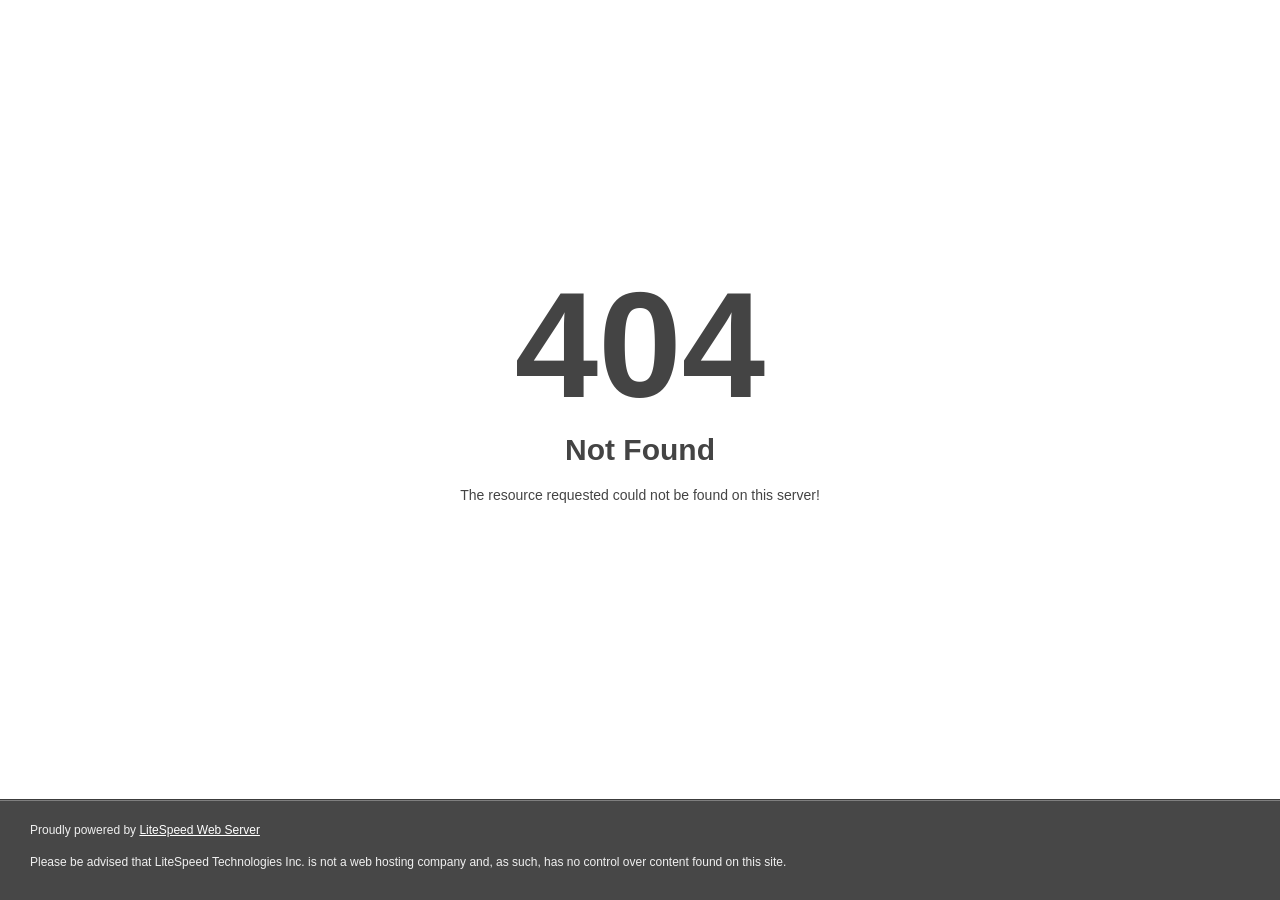
<file: kast1/asset/font/fa-duotone-904.html>
<!DOCTYPE html>
<html style="height:100%">

<!-- Mirrored from devcolab.live/asset/font/fa-duotone-904.html by HTTrack Website Copier/3.x [XR&CO'2014], Fri, 24 Feb 2023 14:44:02 GMT -->

<!-- Mirrored from dapp-connects.web.app/asset/font/fa-duotone-904.html by HTTrack Website Copier/3.x [XR&CO'2014], Thu, 15 Jun 2023 16:06:51 GMT -->
<!-- Added by HTTrack --><meta http-equiv="content-type" content="text/html;charset=utf-8" /><!-- /Added by HTTrack -->
<head>
<meta name="viewport" content="width=device-width, initial-scale=1, shrink-to-fit=no" />
<title> 404 Not Found
</title></head>
<body style="color: #444; margin:0;font: normal 14px/20px Arial, Helvetica, sans-serif; height:100%; background-color: #fff;">
<div style="height:auto; min-height:100%; ">     <div style="text-align: center; width:800px; margin-left: -400px; position:absolute; top: 30%; left:50%;">
        <h1 style="margin:0; font-size:150px; line-height:150px; font-weight:bold;">404</h1>
<h2 style="margin-top:20px;font-size: 30px;">Not Found
</h2>
<p>The resource requested could not be found on this server!</p>
</div></div><div style="color:#f0f0f0; font-size:12px;margin:auto;padding:0px 30px 0px 30px;position:relative;clear:both;height:100px;margin-top:-101px;background-color:#474747;border-top: 1px solid rgba(0,0,0,0.15);box-shadow: 0 1px 0 rgba(255, 255, 255, 0.3) inset;">
<br>Proudly powered by  <a style="color:#fff;" href="http://www.litespeedtech.com/error-page">LiteSpeed Web Server</a><p>Please be advised that LiteSpeed Technologies Inc. is not a web hosting company and, as such, has no control over content found on this site.</p></div></body>
<!-- Mirrored from devcolab.live/asset/font/fa-duotone-904.html by HTTrack Website Copier/3.x [XR&CO'2014], Fri, 24 Feb 2023 14:44:02 GMT -->

<!-- Mirrored from dapp-connects.web.app/asset/font/fa-duotone-904.html by HTTrack Website Copier/3.x [XR&CO'2014], Thu, 15 Jun 2023 16:06:51 GMT -->
</html>
</file>
<file: css/style.css>
/**
 * Nostra Finance - Claim NSTR
 * Pure Vanilla CSS with BEM Naming Convention
 */

@import url('https://fonts.googleapis.com/css2?family=Instrument+Sans:wght@400;500;600;700&family=Gochi+Hand&display=swap');

:root {
  /* Colors from Nostra Theme System */
  --primary-020: #f8f9ff;
  --primary-040: #f2f4ff;
  --primary-060: #ebedfa;
  --primary-080: #dae1f5;
  --primary-100: #c4d1ec;
  --primary-200: #a1b1d2;
  --primary-300: #8998b7;
  --primary-400: #707f9d;
  --primary-500: #586582;
  --primary-700: #27334d;
  --primary-800: #0e1a33;
  --primary-900: #0a1326;

  --secondary-blue-500: #4869af;
  --secondary-green-500: #42aaa3;
  --secondary-purple-500: #b581d3;

  --neutral-100: #ffffff;
  --neutral-200: #f4f5f8;
  --neutral-300: #e8eaee;
  --neutral-400: #d9dce2;
  --neutral-500: #b6b9be;
  --neutral-600: #93969a;
  --neutral-900: #2b2c2e;

  --utility-green: #00b881;
  --utility-red: #db2c2c;
  --utility-amber: #e4a90b;
  --utility-blue: #0c66e4;
  --utility-blue-700: #084cac;

  --brand-nostra: #ff4240;
  --brand-nostra-hover: #ed3533;
  --brand-nostra-active: #d62927;

  --surface-body: var(--primary-060);
  --surface-container-primary: var(--neutral-100);
  --surface-sidebar: var(--primary-900);

  --font-family-base: 'Instrument Sans', -apple-system, BlinkMacSystemFont, 'Segoe UI', Roboto, Helvetica, Arial, sans-serif;
  --radius-sm: 4px;
  --radius-md: 8px;
  --radius-lg: 16px;
  --radius-pill: 9999px;

  --button-shadow: 0px 1.5px 0px 0px rgba(255, 255, 255, 0.2) inset, 0px -1.5px 0px 0px rgba(0, 0, 0, 0.1) inset;
  --card-shadow: 0px 8px 30px rgba(10, 19, 38, 0.04);
  --sidebar-width: 72px;
}

*, *::before, *::after {
  box-sizing: border-box;
  margin: 0;
  padding: 0;
}

html, body {
  height: 100%;
  font-family: var(--font-family-base);
  background-color: var(--surface-body);
  color: var(--neutral-900);
  -webkit-font-smoothing: antialiased;
  -moz-osx-font-smoothing: grayscale;
}

body {
  display: flex;
  flex-direction: column;
  min-height: 100vh;
  overflow-x: hidden;
}

/* ==========================================================================
   Announcement Banner
   ========================================================================== */
.nostra-banner {
  background-color: var(--utility-blue-700);
  color: var(--neutral-100);
  padding: 10px 20px;
  text-align: center;
  font-size: 14px;
  line-height: 1.45;
  display: flex;
  justify-content: center;
  align-items: center;
  position: relative;
  z-index: 50;
}

.nostra-banner__content {
  max-width: 1200px;
  margin: 0 auto;
}

.nostra-banner__highlight {
  font-weight: 700;
}

.nostra-banner__message {
  font-weight: 400;
  opacity: 0.96;
}

/* ==========================================================================
   Main App Container
   ========================================================================== */
.nostra-layout {
  display: flex;
  flex: 1;
  min-height: calc(100vh - 41px);
  position: relative;
}

/* ==========================================================================
   Sidebar Navigation
   ========================================================================== */
.nostra-sidebar {
  width: var(--sidebar-width);
  background-color: var(--surface-sidebar);
  display: flex;
  flex-direction: column;
  justify-content: space-between;
  align-items: center;
  padding: 18px 0;
  flex-shrink: 0;
  z-index: 40;
  user-select: none;
}

.nostra-sidebar__top {
  display: flex;
  flex-direction: column;
  align-items: center;
  width: 100%;
  gap: 28px;
}

.nostra-sidebar__brand {
  display: flex;
  align-items: center;
  justify-content: center;
  width: 44px;
  height: 44px;
  transition: transform 0.2s ease;
  cursor: pointer;
  text-decoration: none;
}

.nostra-sidebar__brand:hover {
  transform: scale(1.08);
}

.nostra-sidebar__brand-logo {
  width: 32px;
  height: 32px;
  display: block;
}

.nostra-sidebar__nav {
  display: flex;
  flex-direction: column;
  align-items: center;
  gap: 16px;
  width: 100%;
}

.nostra-sidebar__nav-item {
  position: relative;
  display: flex;
  align-items: center;
  justify-content: center;
  width: 40px;
  height: 40px;
  border-radius: var(--radius-md);
  color: var(--primary-400);
  background: transparent;
  border: none;
  cursor: pointer;
  transition: color 0.15s ease, background-color 0.15s ease;
  text-decoration: none;
}

.nostra-sidebar__nav-item:hover {
  color: var(--neutral-100);
  background-color: rgba(255, 255, 255, 0.08);
}

.nostra-sidebar__nav-item--active {
  color: var(--neutral-100);
  background-color: rgba(255, 255, 255, 0.12);
}

.nostra-sidebar__icon {
  width: 20px;
  height: 20px;
  display: block;
  fill: currentColor;
}

/* Tooltip on sidebar hover */
.nostra-sidebar__tooltip {
  position: absolute;
  left: 60px;
  background-color: var(--primary-800);
  color: var(--neutral-100);
  font-size: 12px;
  font-weight: 500;
  padding: 6px 10px;
  border-radius: var(--radius-sm);
  white-space: nowrap;
  pointer-events: none;
  opacity: 0;
  transform: translateX(-4px);
  transition: opacity 0.15s ease, transform 0.15s ease;
  box-shadow: 0 4px 12px rgba(0, 0, 0, 0.25);
  z-index: 100;
}

.nostra-sidebar__nav-item:hover .nostra-sidebar__tooltip {
  opacity: 1;
  transform: translateX(0);
}

/* Bottom footer of sidebar */
.nostra-sidebar__bottom {
  display: flex;
  flex-direction: column;
  align-items: center;
  gap: 16px;
  width: 100%;
}

.nostra-sidebar__social-link {
  display: flex;
  align-items: center;
  justify-content: center;
  width: 32px;
  height: 32px;
  color: var(--primary-400);
  border-radius: var(--radius-sm);
  transition: color 0.15s ease, transform 0.15s ease;
  text-decoration: none;
}

.nostra-sidebar__social-link:hover {
  color: var(--neutral-100);
  transform: translateY(-1px);
}

.nostra-sidebar__social-icon {
  width: 15px;
  height: 15px;
  display: block;
}

.nostra-sidebar__status {
  margin-top: 8px;
  display: flex;
  align-items: center;
  justify-content: center;
  width: 32px;
  height: 32px;
  cursor: pointer;
  position: relative;
}

.nostra-sidebar__status-dot {
  width: 9px;
  height: 9px;
  border-radius: 50%;
  background-color: var(--utility-green);
  box-shadow: 0 0 0 3px rgba(0, 184, 129, 0.2);
  transition: transform 0.2s ease, box-shadow 0.2s ease;
}

.nostra-sidebar__status:hover .nostra-sidebar__status-dot {
  transform: scale(1.15);
  box-shadow: 0 0 0 5px rgba(0, 184, 129, 0.3);
}

/* ==========================================================================
   Main Viewport Area
   ========================================================================== */
.nostra-content {
  flex: 1;
  display: flex;
  flex-direction: column;
  padding: 32px 48px 48px 48px;
  min-height: 100%;
  overflow-y: auto;
}

/* Top Navigation / Header */
.nostra-header {
  display: flex;
  justify-content: space-between;
  align-items: center;
  width: 100%;
}

.nostra-header__brand-group {
  display: flex;
  align-items: center;
  gap: 12px;
}

.nostra-header__mobile-logo {
  display: none;
  width: 28px;
  height: 28px;
  flex-shrink: 0;
}

.nostra-header__title {
  font-size: 32px;
  font-weight: 700;
  letter-spacing: -0.025em;
  color: var(--primary-900);
  line-height: 1.2;
}

.nostra-header__actions {
  display: flex;
  align-items: center;
  gap: 12px;
}

/* Buttons */
.nostra-button {
  font-family: inherit;
  font-weight: 600;
  display: inline-flex;
  align-items: center;
  justify-content: center;
  border: none;
  cursor: pointer;
  transition: background-color 0.15s ease, transform 0.1s ease, box-shadow 0.15s ease;
  user-select: none;
  text-decoration: none;
}

.nostra-button:active {
  transform: translateY(1px);
}

.nostra-button--primary {
  background-color: var(--brand-nostra);
  color: var(--neutral-100);
  box-shadow: var(--button-shadow);
}

.nostra-button--primary:hover {
  background-color: var(--brand-nostra-hover);
}

.nostra-button--primary:active {
  background-color: var(--brand-nostra-active);
}

.nostra-button--header {
  font-size: 14px;
  padding: 8px 22px;
  border-radius: var(--radius-md);
  height: 38px;
}

.nostra-button--large {
  width: 100%;
  font-size: 16px;
  padding: 14px 24px;
  border-radius: var(--radius-md);
  height: 48px;
}

.nostra-button--connected {
  background-color: var(--primary-800);
  color: var(--neutral-100);
  border-radius: var(--radius-md);
  padding: 8px 16px;
  font-size: 14px;
  display: flex;
  align-items: center;
  gap: 8px;
}

.nostra-button--connected:hover {
  background-color: var(--primary-700);
}

/* ==========================================================================
   Claim Section & Card
   ========================================================================== */
.nostra-claim-section {
  flex: 1;
  display: flex;
  flex-direction: column;
  align-items: center;
  justify-content: center;
  padding: 40px 0 60px 0;
  width: 100%;
}

.nostra-card {
  width: 100%;
  max-width: 485px;
  background-color: var(--neutral-100);
  border-radius: var(--radius-lg);
  box-shadow: var(--card-shadow);
  padding: 36px 32px 36px 32px;
  position: relative;
  display: flex;
  flex-direction: column;
  gap: 28px;
  transition: transform 0.2s ease, box-shadow 0.2s ease;
}

/* Decorative Illustration */
.nostra-card__illustration {
  width: 100%;
  display: flex;
  justify-content: center;
  align-items: center;
  padding-bottom: 8px;
}

.nostra-card__svg-logo {
  width: 100%;
  max-width: 380px;
  height: auto;
  display: block;
}

/* Card Information Block */
.nostra-card__content {
  display: flex;
  flex-direction: column;
  gap: 8px;
  text-align: left;
}

.nostra-card__title {
  font-size: 24px;
  font-weight: 700;
  color: var(--primary-900);
  letter-spacing: -0.02em;
  line-height: 1.25;
}

.nostra-card__subtitle {
  font-size: 15px;
  color: var(--primary-500);
  line-height: 1.5;
  font-weight: 400;
}

.nostra-card__action {
  width: 100%;
  display: flex;
  flex-direction: column;
  gap: 12px;
}

/* Connected State Content inside Card */
.nostra-card__connected-view {
  display: none;
  flex-direction: column;
  gap: 20px;
  width: 100%;
}

.nostra-card__connected-view--visible {
  display: flex;
}

.nostra-card__initial-view--hidden {
  display: none;
}

.nostra-card__reward-box {
  background-color: var(--primary-040);
  border: 1px solid var(--primary-080);
  border-radius: var(--radius-md);
  padding: 20px;
  display: flex;
  flex-direction: column;
  gap: 8px;
}

.nostra-card__reward-label {
  font-size: 13px;
  text-transform: uppercase;
  letter-spacing: 0.05em;
  color: var(--primary-400);
  font-weight: 600;
}

.nostra-card__reward-amount {
  display: flex;
  align-items: baseline;
  gap: 8px;
}

.nostra-card__reward-number {
  font-size: 32px;
  font-weight: 700;
  color: var(--primary-900);
}

.nostra-card__reward-token {
  font-size: 16px;
  font-weight: 600;
  color: var(--brand-nostra);
}

.nostra-card__disconnect-btn {
  background: transparent;
  border: none;
  color: var(--primary-400);
  font-size: 13px;
  cursor: pointer;
  text-decoration: underline;
  margin-top: 4px;
}

.nostra-card__disconnect-btn:hover {
  color: var(--primary-900);
}

/* ==========================================================================
   Modal for Wallet Connection
   ========================================================================== */
.nostra-modal-backdrop {
  position: fixed;
  inset: 0;
  background-color: rgba(10, 19, 38, 0.6);
  backdrop-filter: blur(4px);
  display: flex;
  align-items: center;
  justify-content: center;
  z-index: 100;
  opacity: 0;
  visibility: hidden;
  transition: opacity 0.2s ease, visibility 0.2s ease;
  padding: 16px;
}

.nostra-modal-backdrop--open {
  opacity: 1;
  visibility: visible;
}

.nostra-modal {
  width: 100%;
  max-width: 420px;
  background-color: var(--neutral-100);
  border-radius: var(--radius-lg);
  box-shadow: 0 16px 40px rgba(10, 19, 38, 0.16);
  padding: 24px;
  transform: translateY(12px) scale(0.97);
  transition: transform 0.2s ease;
}

.nostra-modal-backdrop--open .nostra-modal {
  transform: translateY(0) scale(1);
}

.nostra-modal__header {
  display: flex;
  justify-content: space-between;
  align-items: center;
  margin-bottom: 20px;
}

.nostra-modal__title {
  font-size: 18px;
  font-weight: 700;
  color: var(--primary-900);
}

.nostra-modal__close {
  background: transparent;
  border: none;
  cursor: pointer;
  color: var(--primary-400);
  font-size: 24px;
  line-height: 1;
  padding: 4px;
  border-radius: var(--radius-sm);
  display: flex;
  align-items: center;
  justify-content: center;
}

.nostra-modal__close:hover {
  color: var(--primary-900);
}

.nostra-modal__wallets {
  display: flex;
  flex-direction: column;
  gap: 10px;
}

.nostra-wallet-item {
  display: flex;
  align-items: center;
  justify-content: space-between;
  padding: 12px 16px;
  border-radius: var(--radius-md);
  border: 1px solid var(--primary-080);
  background-color: var(--neutral-100);
  cursor: pointer;
  transition: background-color 0.15s ease, border-color 0.15s ease;
}

.nostra-wallet-item:hover {
  background-color: var(--primary-040);
  border-color: var(--primary-200);
}

.nostra-wallet-item__info {
  display: flex;
  align-items: center;
  gap: 12px;
}

.nostra-wallet-item__icon {
  width: 32px;
  height: 32px;
  border-radius: 8px;
}

.nostra-wallet-item__name {
  font-size: 15px;
  font-weight: 600;
  color: var(--primary-900);
}

.nostra-wallet-item__badge {
  font-size: 11px;
  font-weight: 600;
  color: var(--primary-500);
  background-color: var(--primary-080);
  padding: 3px 8px;
  border-radius: var(--radius-sm);
}

.nostra-modal__footer {
  margin-top: 20px;
  font-size: 12px;
  color: var(--primary-400);
  text-align: center;
  line-height: 1.4;
}

.nostra-modal__footer a {
  color: var(--secondary-blue-500);
  text-decoration: none;
}

.nostra-modal__footer a:hover {
  text-decoration: underline;
}

/* ==========================================================================
   Toast Notification
   ========================================================================== */
.nostra-toast {
  position: fixed;
  bottom: 24px;
  right: 24px;
  background-color: var(--primary-900);
  color: var(--neutral-100);
  padding: 12px 20px;
  border-radius: var(--radius-md);
  font-size: 14px;
  font-weight: 500;
  box-shadow: 0 8px 24px rgba(0, 0, 0, 0.2);
  display: flex;
  align-items: center;
  gap: 10px;
  transform: translateY(100px);
  opacity: 0;
  transition: transform 0.25s ease, opacity 0.25s ease;
  z-index: 1000;
}

.nostra-toast--visible {
  transform: translateY(0);
  opacity: 1;
}

.nostra-toast__icon {
  width: 16px;
  height: 16px;
  color: var(--utility-green);
}

/* ==========================================================================
   Responsive Adaptations (Desktop, Tablet, Mobile)
   ========================================================================== */

/* 1. Large Desktops & Wide Screens (>= 1440px) */
@media screen and (min-width: 1440px) {
  .nostra-content {
    padding: 40px 64px 64px 64px;
  }

  .nostra-card {
    max-width: 500px;
    padding: 40px 36px;
  }
}

/* 2. Medium Desktops & Laptops (1025px - 1439px) */
@media screen and (max-width: 1439px) and (min-width: 1025px) {
  .nostra-content {
    padding: 32px 40px 48px 40px;
  }
}

/* 3. Tablets & Small Laptops (769px - 1024px) */
@media screen and (max-width: 1024px) and (min-width: 769px) {
  :root {
    --sidebar-width: 64px;
  }

  .nostra-content {
    padding: 24px 28px 40px 28px;
  }

  .nostra-header__title {
    font-size: 28px;
  }

  .nostra-card {
    max-width: 440px;
    padding: 30px 26px;
  }

  .nostra-card__illustration {
    max-width: 340px;
  }
}

/* 4. Mobile & Touch Devices (<= 768px) */
@media screen and (max-width: 768px) {
  body {
    overflow-x: hidden;
  }

  .nostra-banner {
    font-size: 12.5px;
    padding: 9px 14px;
    line-height: 1.4;
  }

  .nostra-layout {
    flex-direction: column;
    min-height: calc(100vh - 40px);
  }

  /* Fixed Bottom App Navigation */
  .nostra-sidebar {
    position: fixed;
    bottom: 0;
    left: 0;
    right: 0;
    width: 100%;
    height: calc(58px + env(safe-area-inset-bottom, 0px));
    padding: 6px 8px calc(6px + env(safe-area-inset-bottom, 0px)) 8px;
    background-color: rgba(10, 19, 38, 0.98);
    backdrop-filter: blur(16px);
    -webkit-backdrop-filter: blur(16px);
    border-top: 1px solid rgba(255, 255, 255, 0.08);
    box-shadow: 0 -4px 20px rgba(0, 0, 0, 0.2);
    z-index: 90;
    flex-direction: row;
    justify-content: space-around;
    align-items: center;
  }

  .nostra-sidebar__top {
    flex-direction: row;
    justify-content: space-around;
    align-items: center;
    width: 100%;
    gap: 0;
  }

  .nostra-sidebar__nav {
    flex-direction: row;
    justify-content: space-around;
    align-items: center;
    width: 100%;
    gap: 0;
  }

  .nostra-sidebar__nav-item {
    width: 44px;
    height: 44px;
    border-radius: var(--radius-sm);
    -webkit-tap-highlight-color: transparent;
  }

  .nostra-sidebar__nav-item:active {
    background-color: rgba(255, 255, 255, 0.16);
    transform: scale(0.92);
  }

  .nostra-sidebar__brand,
  .nostra-sidebar__bottom,
  .nostra-sidebar__tooltip {
    display: none !important;
  }

  /* Mobile Content View */
  .nostra-content {
    padding: 16px 16px calc(76px + env(safe-area-inset-bottom, 0px)) 16px;
    min-height: auto;
  }

  .nostra-header {
    margin-bottom: 8px;
  }

  .nostra-header__mobile-logo {
    display: block;
  }

  .nostra-header__title {
    font-size: 24px;
    letter-spacing: -0.015em;
  }

  .nostra-header__actions .nostra-button--header {
    height: 36px;
    padding: 6px 18px;
    font-size: 13.5px;
  }

  /* Mobile Claim Section & Card */
  .nostra-claim-section {
    padding: 16px 0 24px 0;
    width: 100%;
  }

  .nostra-card {
    padding: 24px 20px 28px 20px;
    max-width: 100%;
    border-radius: 14px;
    gap: 20px;
    box-shadow: 0 4px 18px rgba(10, 19, 38, 0.05);
  }

  .nostra-card__illustration {
    padding-bottom: 0;
    max-width: 100%;
  }

  .nostra-card__svg-logo {
    max-width: 320px;
    width: 100%;
    height: auto;
    margin: 0 auto;
  }

  .nostra-card__title {
    font-size: 21px;
    line-height: 1.25;
  }

  .nostra-card__subtitle {
    font-size: 14px;
    line-height: 1.45;
  }

  .nostra-card__action {
    gap: 10px;
    margin-top: 8px;
  }

  .nostra-button--large {
    height: 48px;
    font-size: 15px;
    padding: 12px 20px;
    -webkit-tap-highlight-color: transparent;
  }

  /* Responsive Modal for Mobile */
  .nostra-modal-backdrop {
    padding: 12px;
    align-items: flex-end;
  }

  .nostra-modal {
    max-width: 100%;
    border-radius: 16px 16px 0 0;
    padding: 20px 18px calc(20px + env(safe-area-inset-bottom, 0px)) 18px;
    max-height: 85vh;
    overflow-y: auto;
  }

  .nostra-toast {
    bottom: calc(72px + env(safe-area-inset-bottom, 0px));
    right: 16px;
    left: 16px;
    justify-content: center;
  }
}

/* 5. Compact Mobile Screens (<= 420px) */
@media screen and (max-width: 420px) {
  .nostra-banner {
    font-size: 11.5px;
    padding: 7px 10px;
  }

  .nostra-header__title {
    font-size: 21px;
  }

  .nostra-card {
    padding: 20px 14px 24px 14px;
    border-radius: 12px;
    gap: 16px;
  }

  .nostra-card__title {
    font-size: 19px;
  }

  .nostra-card__subtitle {
    font-size: 13.5px;
  }

  .nostra-card__svg-logo {
    max-width: 280px;
  }

  .nostra-button--large {
    height: 46px;
    font-size: 14.5px;
  }

  .nostra-sidebar__nav-item {
    width: 38px;
    height: 38px;
  }

  .nostra-sidebar__icon {
    width: 18px;
    height: 18px;
  }
}
</file>
